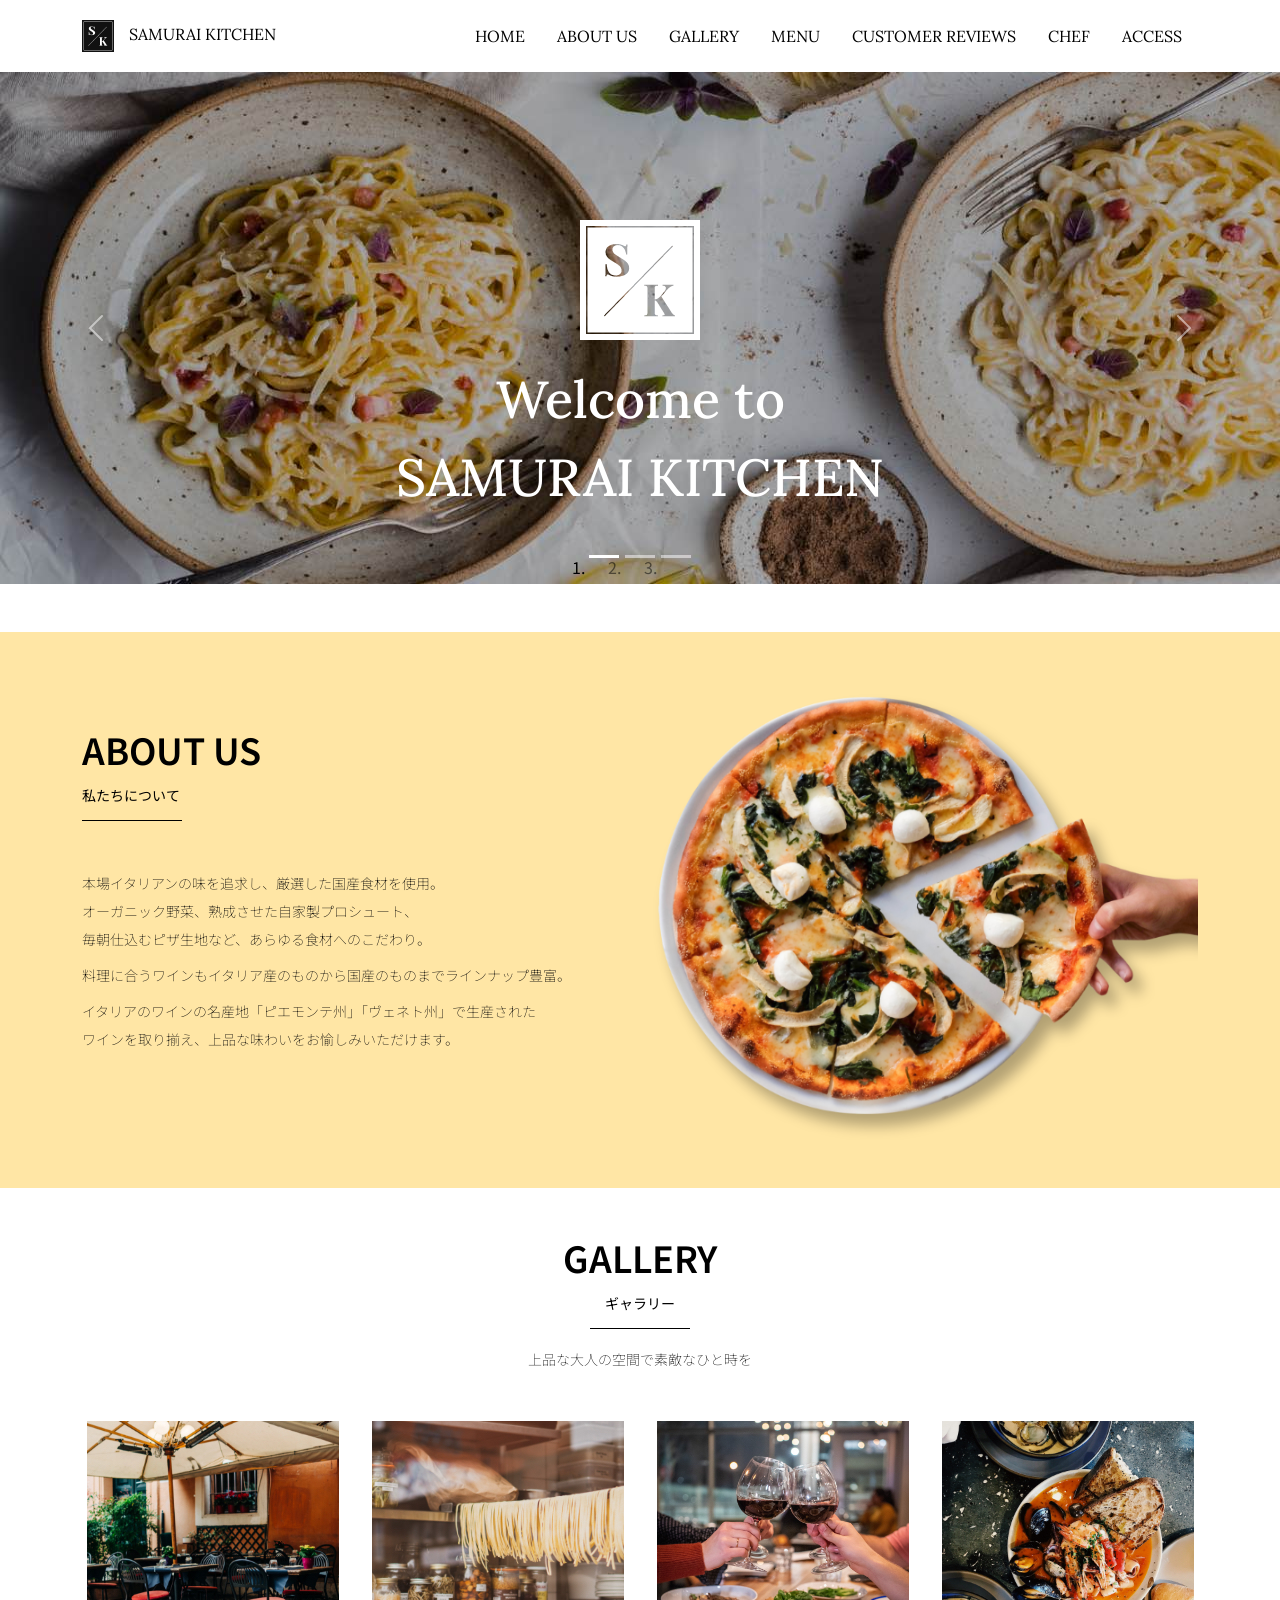
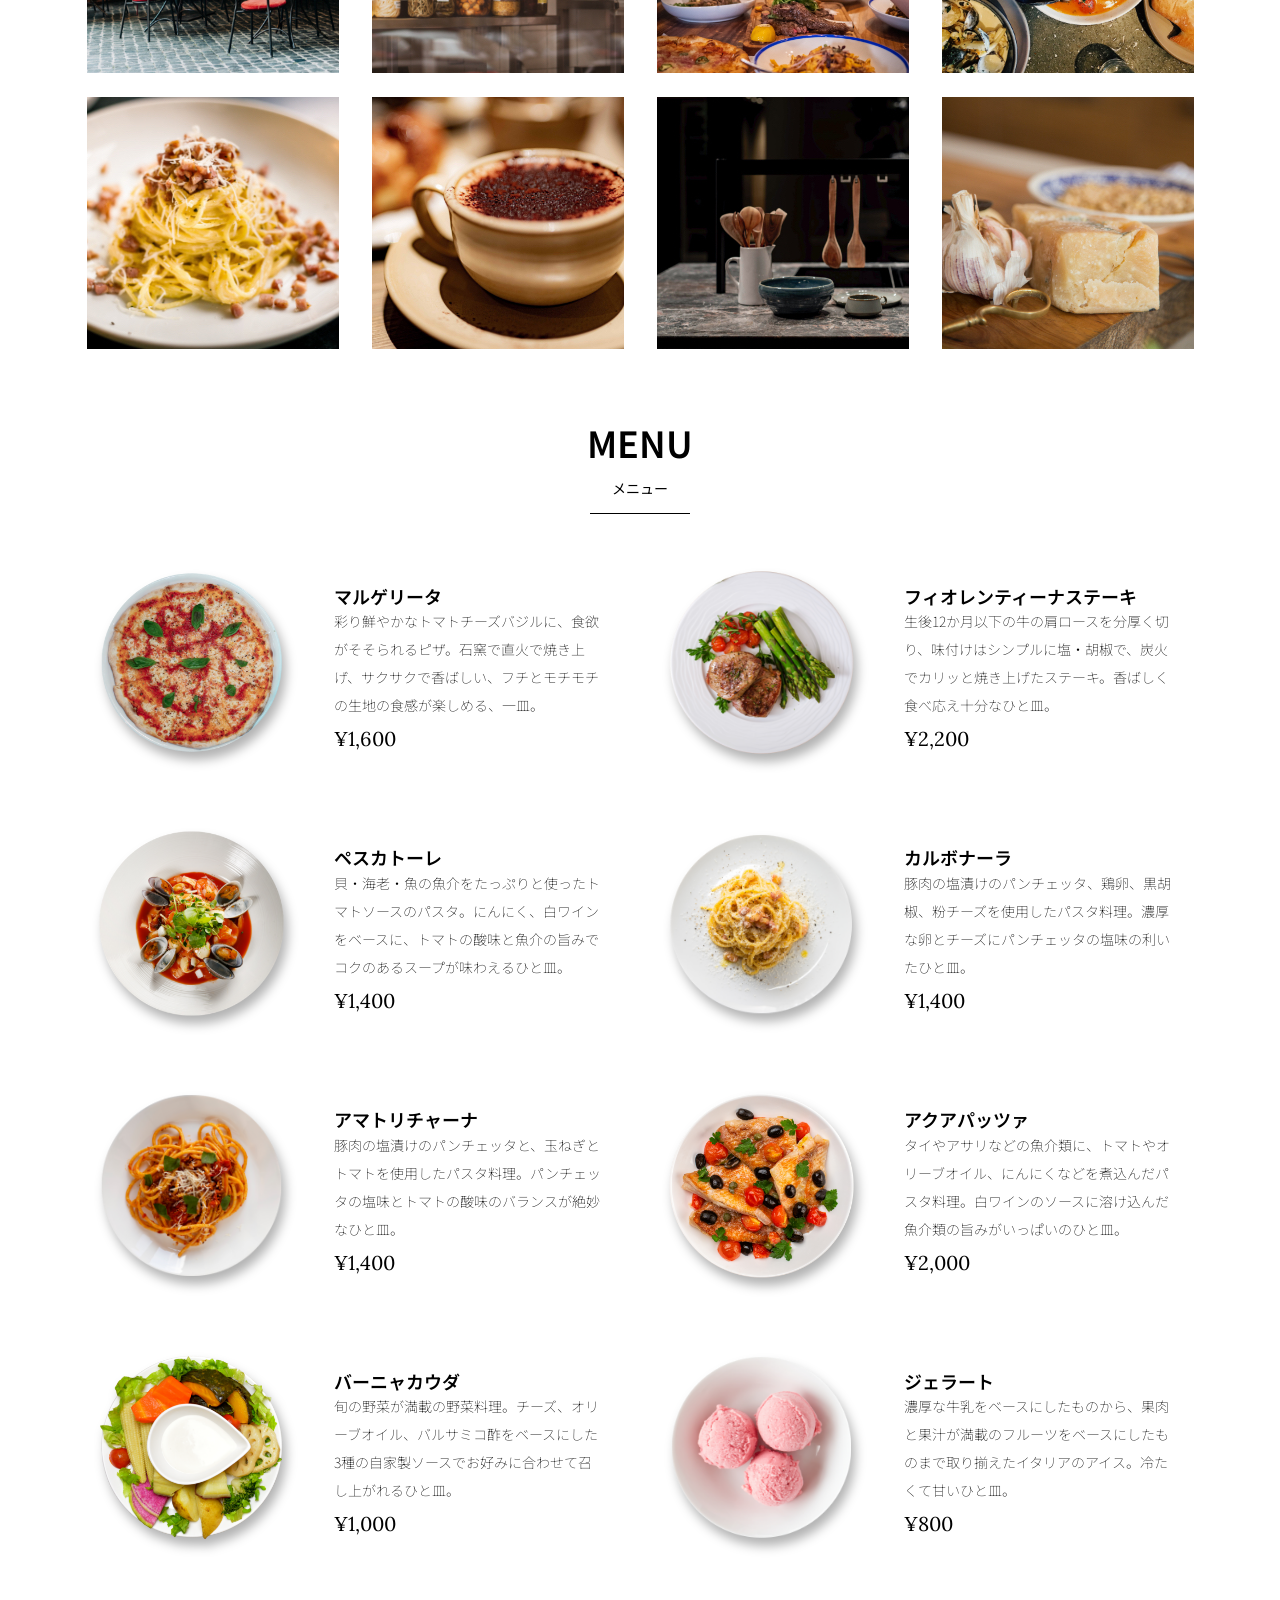
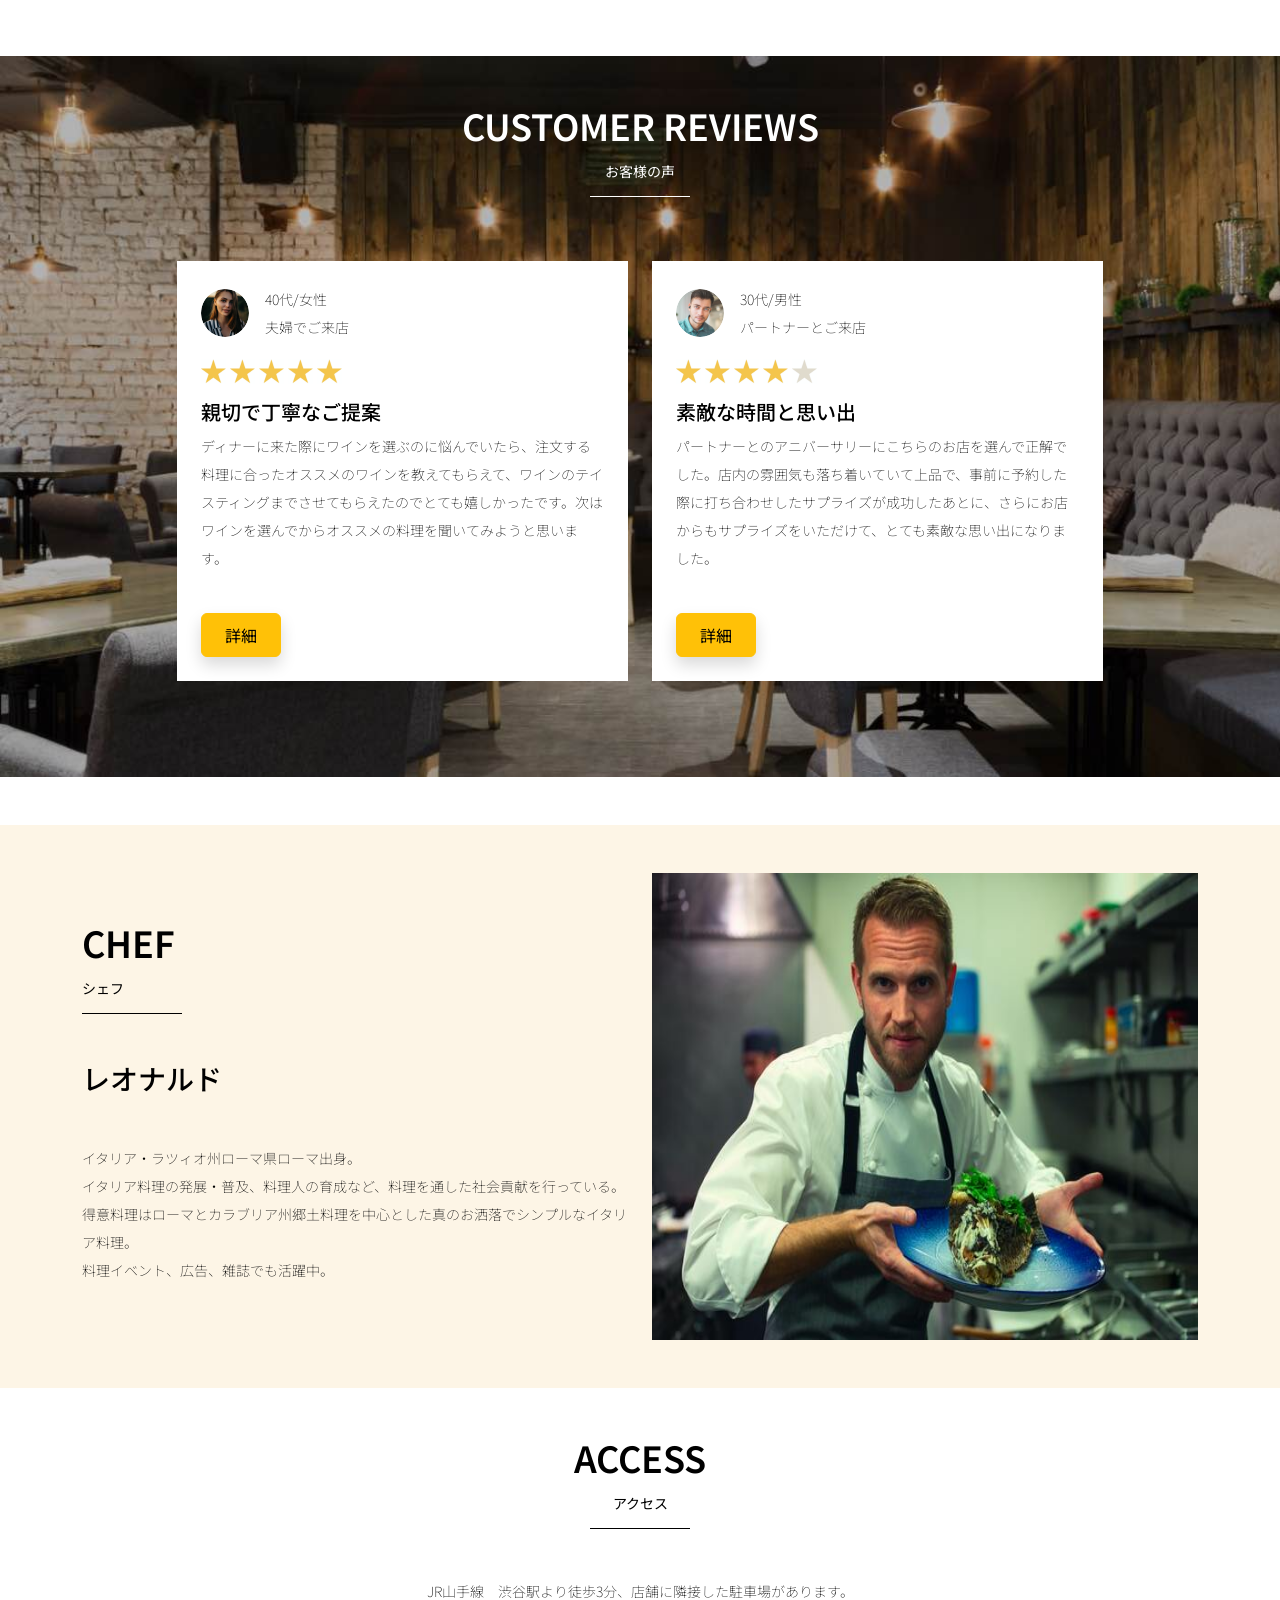
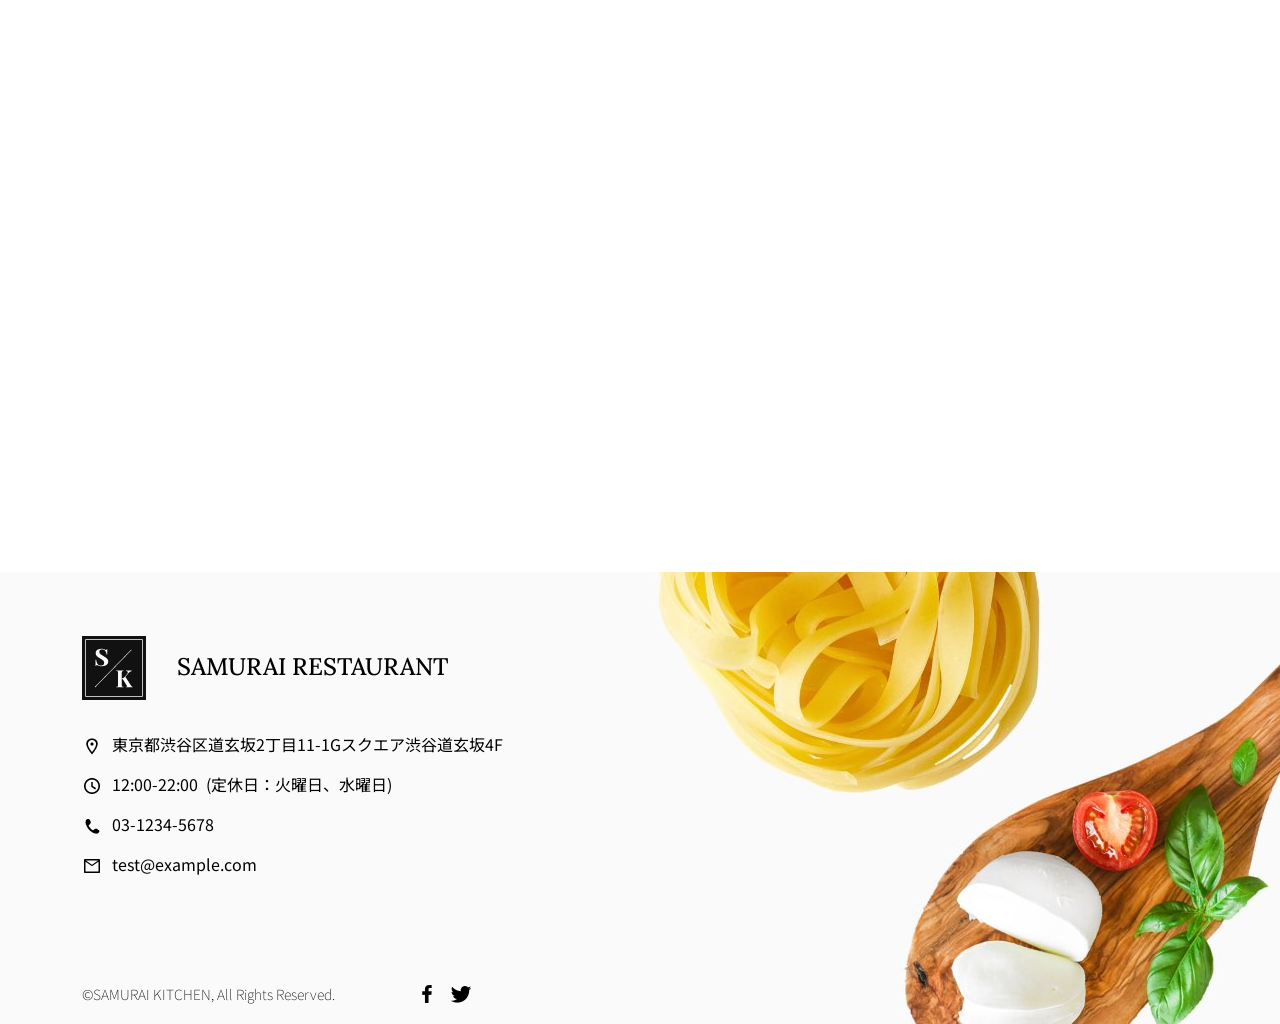
<file: kadai_015/index.html>
<!doctype html>
<html lang="ja">

<head>
  <meta charset="utf-8">
  <meta name="viewport" content="width=device-width, initial-scale=1">
  <meta name="description" content="">
  <meta name="author" content="SAMURAI ENGINEER">
  <title>SAMURAI XD_HTML教材</title>
  <!--  bootstrap.min.cssの読み込み -->
  <link href="https://cdn.jsdelivr.net/npm/bootstrap@5.0.0-beta1/dist/css/bootstrap.min.css" rel="stylesheet"
    integrity="sha384-giJF6kkoqNQ00vy+HMDP7azOuL0xtbfIcaT9wjKHr8RbDVddVHyTfAAsrekwKmP1" crossorigin="anonymous">
  <!--  bootstrap.bundle.min.jsの読み込み -->
  <script src="https://cdn.jsdelivr.net/npm/bootstrap@5.0.0-beta1/dist/js/bootstrap.bundle.min.js"
    integrity="sha384-ygbV9kiqUc6oa4msXn9868pTtWMgiQaeYH7/t7LECLbyPA2x65Kgf80OJFdroafW" crossorigin="anonymous" defer>
  </script>

  <!--  Google Font読み込み -->
  <link rel="preconnect" href="https://fonts.gstatic.com">
  <link href="https://fonts.googleapis.com/css2?family=Lora&display=swap" rel="stylesheet">
  <link href="https://fonts.googleapis.com/css2?family=Noto+Sans+JP:wght@300&display=swap" rel="stylesheet">
  <!--  Font Awesome -->
  <link rel="stylesheet" href="https://use.fontawesome.com/releases/v5.1.0/css/all.css"
    integrity="sha384-lKuwvrZot6UHsBSfcMvOkWwlCMgc0TaWr+30HWe3a4ltaBwTZhyTEggF5tJv8tbt" crossorigin="anonymous">
  <!-- 今回作成する styles.cssの読み込み -->
  <link href="stylesheet/style.css" rel="stylesheet">
  <!-- ************************************************  -->
</head>

<body>
  <main>
    <!--  ナビゲーションバー開始 -->
   <nav class="navbar navbar-expand-lg">
     <div class="container">
       <a class="navbar-brand my_navbar_brand">
         <img class="img-fluid navbar_brand_logo" src="img/site_logo.png" alt="サイトアイコン"><span>SAMURAI KITCHEN</span>
       </a>
       <div class="navbar-toggler hamburger_menu" data-bs-toggle="collapse" data-bs-target="#navbarNav"
          aria-controls="navbarNav" aria-expanded="false" aria-label="Toggle navigation">
         <input type="checkbox" id="hamburger_btn_check">
         <label for="hamburger_btn_check" class="hamburger_btn">
           <img class="btn_open" src="img/button_open.png" alt="ナビゲーションバーのボタン">
           <img class="btn_close" src="img/button_close.png" alt="ナビゲーションバーのボタン">
         </label>
       </div>
       <div class="collapse navbar-collapse justify-content-end" id="navbarNav">
         <ul class="navbar-nav">
           <li class="nav-item px-2">
             <a class="nav-link my_nav_link my-2" aria-current="page" href="#">HOME</a>
           </li>

           <li class="nav-item px-2">
             <a class="nav-link my_nav_link my-2" href="#about">ABOUT US</a>
           </li>

           <li class="nav-item px-2">
             <a class="nav-link my_nav_link my-2" href="#gallery">GALLERY</a>
           </li>

           <li class="nav-item px-2">
             <a class="nav-link my_nav_link my-2" href="#menu">MENU</a>
           </li>

           <li class="nav-item px-2">
             <a class="nav-link my_nav_link my-2" href="#review">CUSTOMER REVIEWS</a>
           </li>

           <li class="nav-item px-2">
             <a class="nav-link my_nav_link my-2" href="#chef">CHEF</a>
           </li>

           <li class="nav-item px-2">
             <a class="nav-link my_nav_link my-2" href="#access">ACCESS</a>
           </li>
             
         </ul>
       </div>
     </div>
   </nav>
    <!-- ナビゲーションバー終了 -->

    <!-- カルーセル開始 -->
   <!-- idのmyCarouselはインジケーター部分のdata-bs-targetと紐付く必要がある。mb-5で下方向に余白追加。 -->
   <div id="myCarousel" class="carousel slide mb-5" data-bs-ride="carousel">

     <!-- インジケーター部分 -->
     <ol class="carousel-indicators">
       <!-- この箇所と前述のidは紐付いている。data-bs-slide-toの番号がカルーセルの順番。 -->
       <li data-bs-target="#myCarousel" data-bs-slide-to="0" class="active"></li>
       <li data-bs-target="#myCarousel" data-bs-slide-to="1"></li>
       <li data-bs-target="#myCarousel" data-bs-slide-to="2"></li>
     </ol>

      <!-- carousel-inner：カルーセルのキャプションと背景画像の部分。現在は1枚目だけ表示。 -->
      <div class="carousel-inner">
        <div class="carousel-item active">
          <img src="img/slider-1.jpg" alt="SAMURAI KITCHEN-1">
          <div class="carousel-caption">
           <!-- 独自クラスで位置とフォントを変更 -->
           <h1 class="my_carousel_caption">
              Welcome to<br>
              SAMURAI KITCHEN
            </h1>
          </div>
        </div>
        <div class="carousel-item">
          <img src="img/slider-2.jpg" alt="サンプル画像">
          <div class="carousel-caption">
            <h1 class="my_carousel_caption">
                The fabulous combination of&nbsp;wine&nbsp;and&nbsp;food
            </h1>
          </div>
        </div>
        <div class="carousel-item">
          <img src="img/slider-3.jpg" alt="サンプル画像">
          <div class="carousel-caption">
            <h1 class="my_carousel_caption">Get the Italian taste<br>
              at the SAMURAI&nbsp;KITCHEN
            </h1>
          </div>
        </div>
      </div>
     <!-- コントロールボタン 左側 -->
     <a class="carousel-control-prev" href="#myCarousel" role="button" data-bs-slide="prev">
       <span class="carousel-control-prev-icon" aria-hidden="true"></span>
       <span class="visually-hidden">Previous</span>
     </a>

     <!-- コントロールボタン 右側 -->
     <a class="carousel-control-next" href="#myCarousel" role="button" data-bs-slide="next">
       <span class="carousel-control-next-icon" aria-hidden="true"></span>
       <span class="visually-hidden">Next</span>
     </a>
   </div>
    <!-- カルーセル終了 -->

    <!-- アバウトセクション開始 -->
    <section class="about_us_bg" id="about">
     <!--コンテンツの中央揃え。上下方向にパディング（サイズ5）。下方向にマージン（サイズ5）。 -->
     <div class="container py-5 mb-5">

       <!-- rowクラス（行） -->
       <div class="row">

         <!-- 左側カラム（6/12分割） -->
         <div class="col-lg-6 text-left">

           <!-- 上下方向にパディング（サイズ5） -->
           <div class="py-5">

             <!-- 下方向にマージン（サイズ5） -->
             <h2 class="section_title about mb-5">
               ABOUT US
             </h2>
             <!-- 下方向にマージン（サイズ2） -->
             <p class="mb-2">
               本場イタリアンの味を追求し、厳選した国産食材を使用。<br>
               オーガニック野菜、熟成させた自家製プロシュート、<br>
               毎朝仕込むピザ生地など、あらゆる食材へのこだわり。<br>
             </p>

             <!-- 下方向にマージン（サイズ2） -->
             <p class="mb-2">
               料理に合うワインもイタリア産のものから国産のものまでラインナップ豊富。<br>
             </p>

             <!-- 下方向にマージン（サイズ2） -->
             <p class="mb-2">
               イタリアのワインの名産地「ピエモンテ州」「ヴェネト州」で生産された<br>
               ワインを取り揃え、上品な味わいをお愉しみいただけます。<br>
             </p>
           </div>
         </div>

         <!-- 右側カラム（6/12分割） -->
         <div class="col-lg-6">

           <!-- 画像を配置 -->
           <img src="img/img-about-us.png" class="img-fluid" alt="pizza">
         </div>
       </div>
     </div>
    </section>
    <!-- アバウトセクション終了 -->

    <!-- ギャラリーセクション開始 -->
    <section id="gallery">
     <div class="container mb-5">
       <h2 class="mb-3 section_title gallery text-center">GALLERY</h2>
       <p class="text-center mb-5">
         上品な大人の空間で素敵なひと時を
       </p>

       <div class="row">
         <div class="col-6 col-lg-3 mb-4 d-flex justify-content-center">
           <img class="img-fluid" src="img/gallery-1.jpg" alt="サンプル画像">
         </div>

         <div class="col-6 col-lg-3 mb-4 d-flex justify-content-center">
           <img class="img-fluid" src="img/gallery-2.jpg" alt="サンプル画像">
         </div>

         <div class="col-6 col-lg-3 mb-4 d-flex justify-content-center">
           <img class="img-fluid" src="img/gallery-3.jpg" alt="サンプル画像">
         </div>

         <div class="col-6 col-lg-3 mb-4 d-flex justify-content-center">
           <img class="img-fluid" src="img/gallery-4.jpg" alt="サンプル画像">
         </div>

         <div class="col-6 col-lg-3 mb-4 d-flex justify-content-center">
           <img class="img-fluid" src="img/gallery-5.jpg" alt="サンプル画像">
         </div>

         <div class="col-6 col-lg-3 mb-4 d-flex justify-content-center">
           <img class="img-fluid" src="img/gallery-6.jpg" alt="サンプル画像">
         </div>

         <div class="col-6 col-lg-3 mb-4 d-flex justify-content-center">
           <img class="img-fluid" src="img/gallery-7.jpg" alt="サンプル画像">
         </div>

         <div class="col-6 col-lg-3 mb-4 d-flex justify-content-center">
           <img class="img-fluid" src="img/gallery-8.jpg" alt="サンプル画像">
         </div>

       </div>
     </div>
    </section>
    <!-- ギャラリーセクション終了 -->

    <!-- メニューセクション -->
    <section id="menu">
     <!-- タイトル文字部分のコンテナ -->
     <div class="container">
       <div class="row">
         <div class="col-lg-12">

           <!-- タイトル中央揃え、マージンを下方向へ5　-->
           <h2 class="section_title menu text-center mb-5">MENU</h2>
         </div>
       </div>
     </div>

     <!-- メニュー部分のコンテナ 下方向にマージン5 -->
     <div class="container mb-5">
       <div class="row">

         <!-- 左側メニュー -->
         <div class="col-12 col-lg-6">

           <!-- さらに子要素を5:7で分割 -->
           <div class="row g-0 mb-4">
             <div class="col-12 col-lg-5 text-center">

               <!-- 左側メニュー画像部分 -->
               <img src="img/margherita.png" class="img-fluid" alt="マルゲリータ">
             </div>

             <!-- 右側テキスト部分 -->
             <div class="col-12 col-lg-7 p-4">
               <h4 class="mb-0 menu_title">マルゲリータ</h4>
               <p class="my-auto">彩り鮮やかなトマトチーズバジルに、食欲がそそられるピザ。石窯で直火で焼き上げ、サクサクで香ばしい、フチとモチモチの生地の食感が楽しめる、一皿。</p>
               <p class="menu_price">¥1,600</p>
             </div>
           </div>
         </div>

         <!-- 右側部分メニュー。上記と同じ内容なのでコメント省略 -->
         <div class="col-12 col-lg-6">
           <div class="row g-0 mb-4">
             <div class="col-12 col-lg-5 text-center">
               <img src="img/steak.png" class="img-fluid" alt="フィオレンティーナステーキ">
             </div>
             <div class="col-12 col-lg-7 p-4">
               <h4 class="mb-0 menu_title">フィオレンティーナステーキ</h4>
               <p class="my-auto">生後12か月以下の牛の肩ロースを分厚く切り、味付けはシンプルに塩・胡椒で、炭火でカリッと焼き上げたステーキ。香ばしく食べ応え十分なひと皿。</p>
               <p class="menu_price">¥2,200</p>
             </div>
           </div>
         </div>
         <!-- 以降、メニューの数だけ同じコード繰り返し記載 -->
         <!-- 左側メニュー -->
         <div class="col-12 col-lg-6">

           <!-- さらに子要素を5:7で分割 -->
           <div class="row g-0 mb-4">
             <div class="col-12 col-lg-5 text-center">

               <!-- 左側メニュー画像部分 -->
               <img src="img/pescatore.png" class="img-fluid" alt="ペスカトーレ">
             </div>

             <!-- 右側テキスト部分 -->
             <div class="col-12 col-lg-7 p-4">
               <h4 class="mb-0 menu_title">ペスカトーレ</h4>
               <p class="my-auto">貝・海老・魚の魚介をたっぷりと使ったトマトソースのパスタ。にんにく、白ワインをベースに、トマトの酸味と魚介の旨みでコクのあるスープが味わえるひと皿。</p>
               <p class="menu_price">¥1,400</p>
             </div>
           </div>
         </div>

         <!-- 右側部分メニュー。上記と同じ内容なのでコメント省略 -->
         <div class="col-12 col-lg-6">
           <div class="row g-0 mb-4">
             <div class="col-12 col-lg-5 text-center">
               <img src="img/carbonara.png" class="img-fluid" alt="カルボナーラ">
             </div>
             <div class="col-12 col-lg-7 p-4">
               <h4 class="mb-0 menu_title">カルボナーラ</h4>
               <p class="my-auto">豚肉の塩漬けのパンチェッタ、鶏卵、黒胡椒、粉チーズを使用したパスタ料理。濃厚な卵とチーズにパンチェッタの塩味の利いたひと皿。</p>
               <p class="menu_price">¥1,400</p>
             </div>
           </div>
         </div>
         <div class="col-12 col-lg-6">

           <!-- さらに子要素を5:7で分割 -->
           <div class="row g-0 mb-4">
             <div class="col-12 col-lg-5 text-center">

               <!-- 左側メニュー画像部分 -->
               <img src="img/amatriciana.png" class="img-fluid" alt="アマトリチャーナ">
             </div>

             <!-- 右側テキスト部分 -->
             <div class="col-12 col-lg-7 p-4">
               <h4 class="mb-0 menu_title">アマトリチャーナ</h4>
               <p class="my-auto">豚肉の塩漬けのパンチェッタと、玉ねぎとトマトを使用したパスタ料理。パンチェッタの塩味とトマトの酸味のバランスが絶妙なひと皿。</p>
               <p class="menu_price">¥1,400</p>
             </div>
           </div>
         </div>

         <!-- 右側部分メニュー。上記と同じ内容なのでコメント省略 -->
         <div class="col-12 col-lg-6">
           <div class="row g-0 mb-4">
             <div class="col-12 col-lg-5 text-center">
               <img src="img/acqua-pazza.png" class="img-fluid" alt="アクアパッツァ">
             </div>
             <div class="col-12 col-lg-7 p-4">
               <h4 class="mb-0 menu_title">アクアパッツァ</h4>
               <p class="my-auto">タイやアサリなどの魚介類に、トマトやオリーブオイル、にんにくなどを煮込んだパスタ料理。白ワインのソースに溶け込んだ魚介類の旨みがいっぱいのひと皿。</p>
               <p class="menu_price">¥2,000</p>
             </div>
           </div>
         </div>
         <div class="col-12 col-lg-6">

           <!-- さらに子要素を5:7で分割 -->
           <div class="row g-0 mb-4">
             <div class="col-12 col-lg-5 text-center">

               <!-- 左側メニュー画像部分 -->
               <img src="img/bagna-cauda.png" class="img-fluid" alt="バーニャカウダ">
             </div>

             <!-- 右側テキスト部分 -->
             <div class="col-12 col-lg-7 p-4">
               <h4 class="mb-0 menu_title">バーニャカウダ</h4>
               <p class="my-auto">旬の野菜が満載の野菜料理。チーズ、オリーブオイル、バルサミコ酢をベースにした3種の自家製ソースでお好みに合わせて召し上がれるひと皿。</p>
               <p class="menu_price">¥1,000</p>
             </div>
           </div>
         </div>

         <!-- 右側部分メニュー。上記と同じ内容なのでコメント省略 -->
         <div class="col-12 col-lg-6">
           <div class="row g-0 mb-4">
             <div class="col-12 col-lg-5 text-center">
               <img src="img/gelato.png" class="img-fluid" alt="ジェラート">
             </div>
             <div class="col-12 col-lg-7 p-4">
               <h4 class="mb-0 menu_title">ジェラート</h4>
               <p class="my-auto">濃厚な牛乳をベースにしたものから、果肉と果汁が満載のフルーツをベースにしたものまで取り揃えたイタリアのアイス。冷たくて甘いひと皿。</p>
               <p class="menu_price">¥800</p>
             </div>
           </div>
         </div>
         <!-- 以下の閉じタグ3つは必要 -->
       </div>
     </div>
    </section>
    <!-- メニューセクション終了 -->

    <!-- レビューセクション開始 -->
    <section id="review">
     <!-- review_wrapper で背景画像を設定します -->
     <div class="review_wrapper">

       <!-- container部分 -->
       <div class="container py-5 mb-5">

         <!-- 中央揃えでタイトルを表示 -->
         <div class="text-center mb-5">
           <h2 class="section_title review text-center text-white">CUSTOMER REVIEWS</h2>
         </div>

         <!-- row部分：左右のカラムを中央揃え -->
         <div class="row pb-5 justify-content-center">

           <!-- 左側カラム -->
           <div class="col-12 col-lg-5 mt-3">

             <!-- 背景を白色に設定 -->
             <div class="bg-white h_420">

               <!-- 内側にパディング4 -->
               <div class="p-4">

                 <!-- 顔写真と年齢などのテキストはd-flexで横並びにする　中央揃え -->
                 <div class="d-flex align-items-center">
                   <!-- お客様の画像を配置 -->
                   <img src="img/customer-woman.png" class="reviewer_img" alt="サンプル画像">
                   <div>
                     <!-- お客様情報のテキスト -->
                     <p class="my-0">40代/女性</p>
                     <p class="my-0">夫婦でご来店</p>
                   </div>
                 </div>

                 <div class="my-3">
                   <!-- 星の画像を表示 -->
                   <img src="img/star-point.png" class="star_img" alt="star">
                   <img src="img/star-point.png" class="star_img" alt="star">
                   <img src="img/star-point.png" class="star_img" alt="star">
                   <img src="img/star-point.png" class="star_img" alt="star">
                   <img src="img/star-point.png" class="star_img" alt="star">
                 </div>

                 <!-- レビュータイトル -->
                 <h5>親切で丁寧なご提案</h5>
                 <!-- レビュー内容 -->
                 <p>
                   ディナーに来た際にワインを選ぶのに悩んでいたら、注文する料理に合ったオススメのワインを教えてもらえて、ワインのテイスティングまでさせてもらえたのでとても嬉しかったです。次はワインを選んでからオススメの料理を聞いてみようと思います。
                 </p>

                 <!-- 黄色のボタンを配置 -->
                 <button type="button" class="btn btn-warning shadow fix_bottom">詳細</button>
               </div>
             </div>
           </div>

           <!-- 右側カラム：左側カラムと内容が同じなので説明は省略 -->
           <div class="col-12 col-lg-5 mt-3">
             <div class="bg-white h_420">
               <div class="p-4">
                 <div class="d-flex align-items-center">
                   <img src="img/customer-man.png" class="reviewer_img" alt="サンプル画像">
                   <div>
                     <p class="my-0">30代/男性</p>
                     <p class="my-0">パートナーとご来店</p>
                   </div>
                 </div>
                 <div class="my-3">
                   <img src="img/star-point.png" class="star_img" alt="star">
                   <img src="img/star-point.png" class="star_img" alt="star">
                   <img src="img/star-point.png" class="star_img" alt="star">
                   <img src="img/star-point.png" class="star_img" alt="star">
                   <img src="img/star-no-point.png" class="star_img" alt="no-star">
                 </div>
                 <h5>素敵な時間と思い出</h5>
                 <p>
                   パートナーとのアニバーサリーにこちらのお店を選んで正解でした。店内の雰囲気も落ち着いていて上品で、事前に予約した際に打ち合わせしたサプライズが成功したあとに、さらにお店からもサプライズをいただけて、とても素敵な思い出になりました。
                 </p>
                 <button type="button" class="btn btn-warning shadow fix_bottom">詳細</button>
               </div>
             </div>
           </div>
         </div>
       </div>
     </div>
    </section>
    <!--レビューセクション終了 -->

    <!-- シェフセクション開始 -->
    <section class="chef_bg" id="chef">
     <!--コンテンツの中央揃え。上下方向にパディング（サイズ5）。下方向にマージン（サイズ5）。 -->
     <div class="container py-5 mb-5">

       <!-- rowクラス（行） -->
       <div class="row">

         <!-- 左側カラム（6/12分割） -->
         <div class="col-lg-6 text-left">

           <!-- 上下方向にパディング（サイズ5） -->
           <div class="py-5">

             <!-- 下方向にマージン（サイズ5） -->
             <h2 class="section_title chef mb-5">
               CHEF
             </h2>
             <!-- 下方向にマージン（サイズ5） -->
             <h3 class="mb-5">
               レオナルド
             </h3>
             <!-- 下方向にマージン（サイズ2） -->
             <p class="mb-2">
               イタリア・ラツィオ州ローマ県ローマ出身。 <br>
               イタリア料理の発展・普及、料理人の育成など、料理を通した社会貢献を行っている。<br>
               得意料理はローマとカラブリア州郷土料理を中心とした真のお洒落でシンプルなイタリア料理。<br>
               料理イベント、広告、雑誌でも活躍中。
              </p>
           </div>
         </div>

         <!-- 右側カラム（6/12分割） -->
         <div class="col-lg-6 d-flex">

           <!-- 画像を配置 -->
           <img src="img/chef.jpg" class="img-fluid" alt="chef">
         </div>
       </div>
     </div>
    </section>
    <!-- シェフセクション開始 -->


    <!-- アクセスセクション開始 -->
    <section id="access">
     <div class="container">

       <div class="row">
         <div class="col-lg-12 text-center mb-5">
           <h2 class="section_title text-center access mb-5">ACCESS</h2>
           <p>JR山手線　渋谷駅より徒歩3分、店舗に隣接した駐車場があります。</p>
         </div>
       </div>
     </div>

     <div class="container mb-5 px-2">
       <!-- この部分にマップを配置 -->
       <iframe src="https://www.google.com/maps/embed?pb=!1m18!1m12!1m3!1d3241.28067434198!2d139.7469133763681!3d35.670090372590856!2m3!1f0!2f0!3f0!3m2!1i1024!2i768!4f13.1!3m3!1m2!1s0x60188b602972bb83%3A0xa6b553df33a5bd04!2zU0FNVVJBSSBFTkdJTkVFUiDkvo3jgqjjg7Pjgrjjg4vjgqI!5e0!3m2!1sja!2sjp!4v1779543363037!5m2!1sja!2sjp"
        class="w-100" style="height: 50vh;" style="border:0;" allowfullscreen="" loading="lazy" referrerpolicy="no-referrer-when-downgrade"></iframe>
     </div>
    </section>
    <!-- アクセスセクション終了 -->


    <!-- フッター開始 -->
    <footer id="footer">
     <div class="container">
       <div class="row">

         <!-- 2カラムに分けたレイアウトの左側カラム -->
         <div class="col-12 col-lg-6 position-relative">

           <!-- 左側カラムのレイアウトをさらに分けるためにrowを使用 -->
           <div class="row pt-5">

             <!-- 画面をさらに2:10に分割 -->
             <!-- ここは2:10の2の部分 -->
             <div class="col-lg-2 text-center my-3">

               <!-- サイトロゴ -->
               <img class="img-fluid footer_brand_logo" src="img/site_logo.png" alt="サンプル画像">
             </div>

             <!-- ここは2:10の10の部分 -->
             <div class="col-lg-10 align-self-center my-3">
               <!-- タイトル文字 -->
               <h2 class="m-0 footer_text">SAMURAI RESTAURANT</h2>
             </div>
           </div>

           <!-- 営業時間などのテキストを追加 -->
           <div class="restaurant_info py-3">
             <div class="d-flex mb-3">
               <img src="img/icon-Marker.png" alt="marker">
               <p class="p-0 m-0">東京都渋谷区道玄坂2丁目11-1Gスクエア渋谷道玄坂4F</p>
             </div>
             <div class="d-flex mb-3">
               <img src="img/icon-Clock.png" alt="clock">
               <p class="p-0 m-0">12:00-22:00&nbsp;&nbsp;(定休日：火曜日、水曜日)</p>
             </div>
             <div class="d-flex mb-3">
               <img src="img/icon-Phone.png" alt="phone">
               <p class="p-0 m-0">03-1234-5678</p>
             </div>
             <div class="d-flex mb-3">
               <img src="img/icon-Mail.png" alt="mail">
               <p class="p-0 m-0">test@example.com</p>
             </div>
           </div>

           <!-- コピーライトを追加 -->
           <div class="copy_right align-items-center">
             <p>
               ©SAMURAI KITCHEN, All Rights Reserved.
             </p>

             <!-- SNSアイコンを表示 -->
             <img src="img/icon-facebook.png" class="sns_img" alt="facebook">
             <img src="img/icon-twitter.png" class="sns_img" alt="twitter">
           </div>
         </div>

         <!-- 2カラムに分けたレイアウトの右側カラム -->
         <div class="col-lg-6 d-none d-lg-block">
           <!-- 背景画像を表示 -->
           <img src="img/background-footer.jpg" alt="背景画像">
         </div>
       </div>
     </div>
    </footer>
    <!-- フッター終了 -->
  </main>
</body>

</html>
</file>
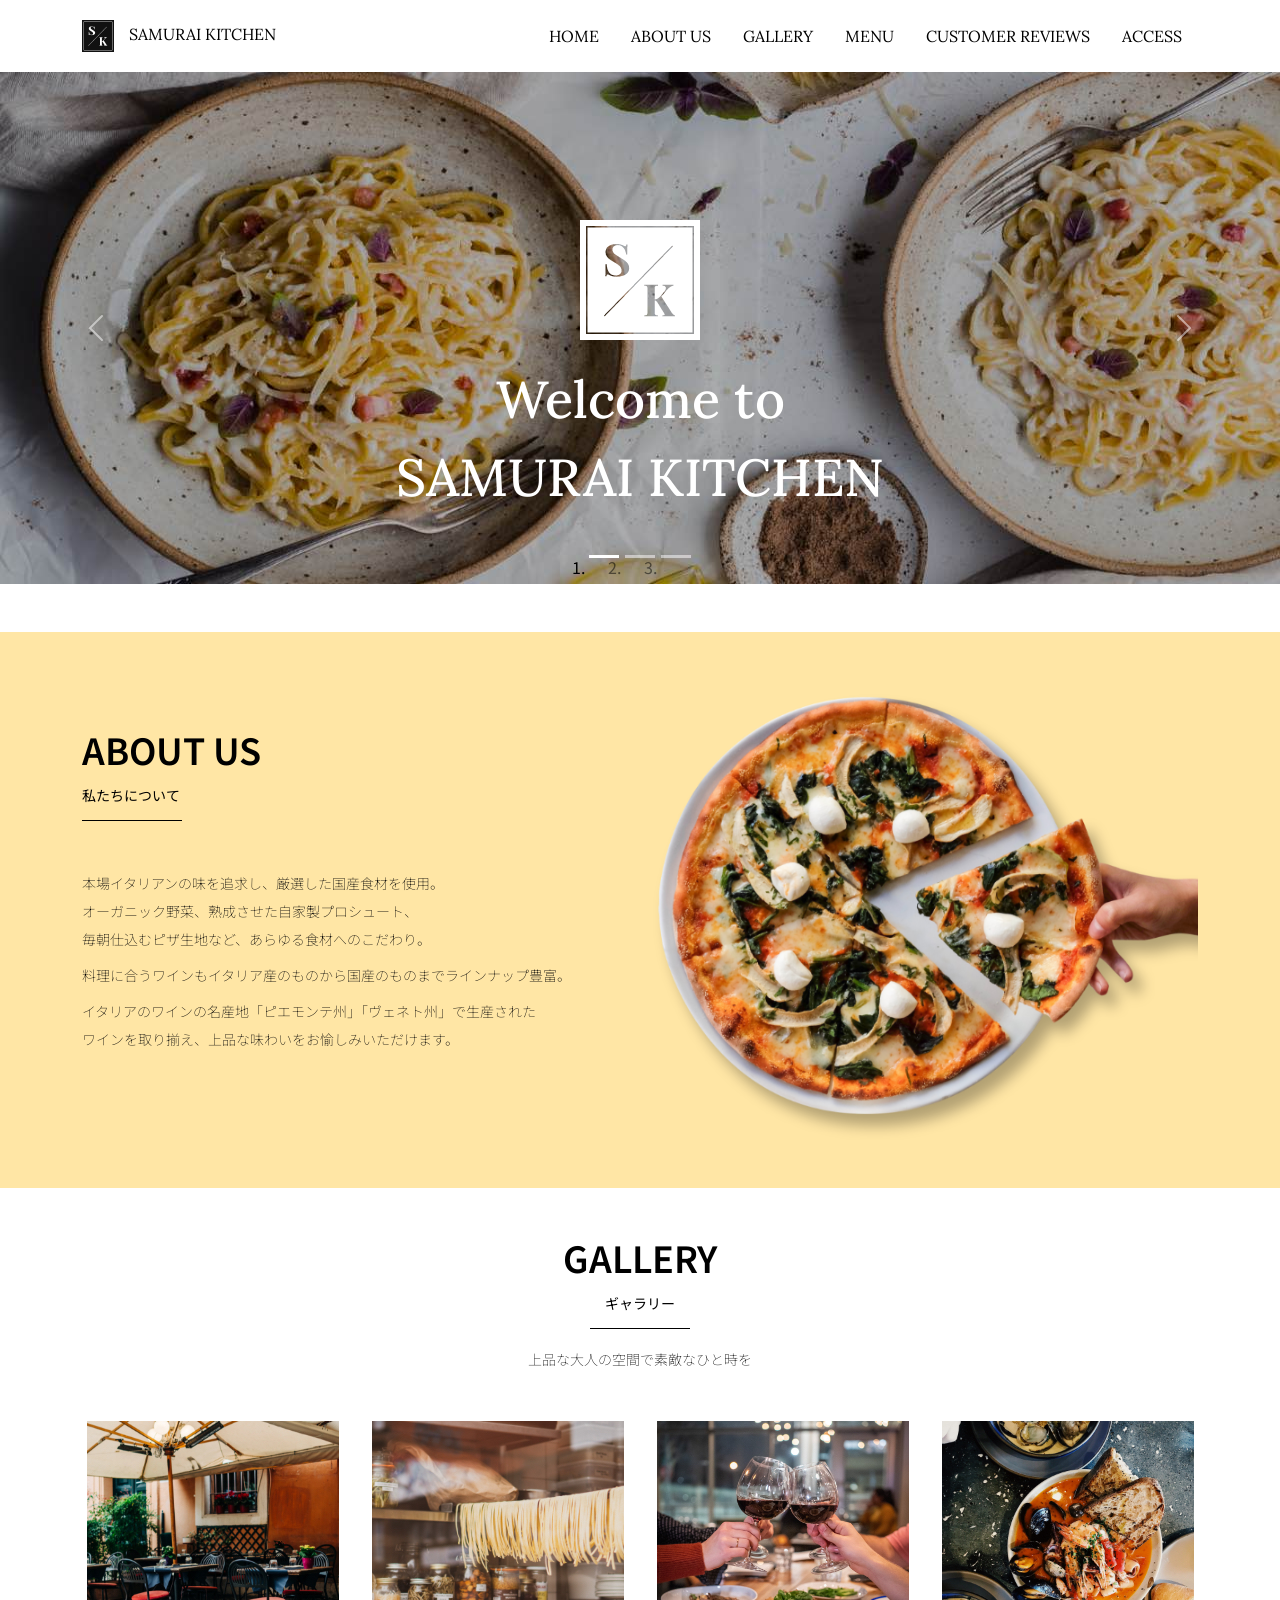
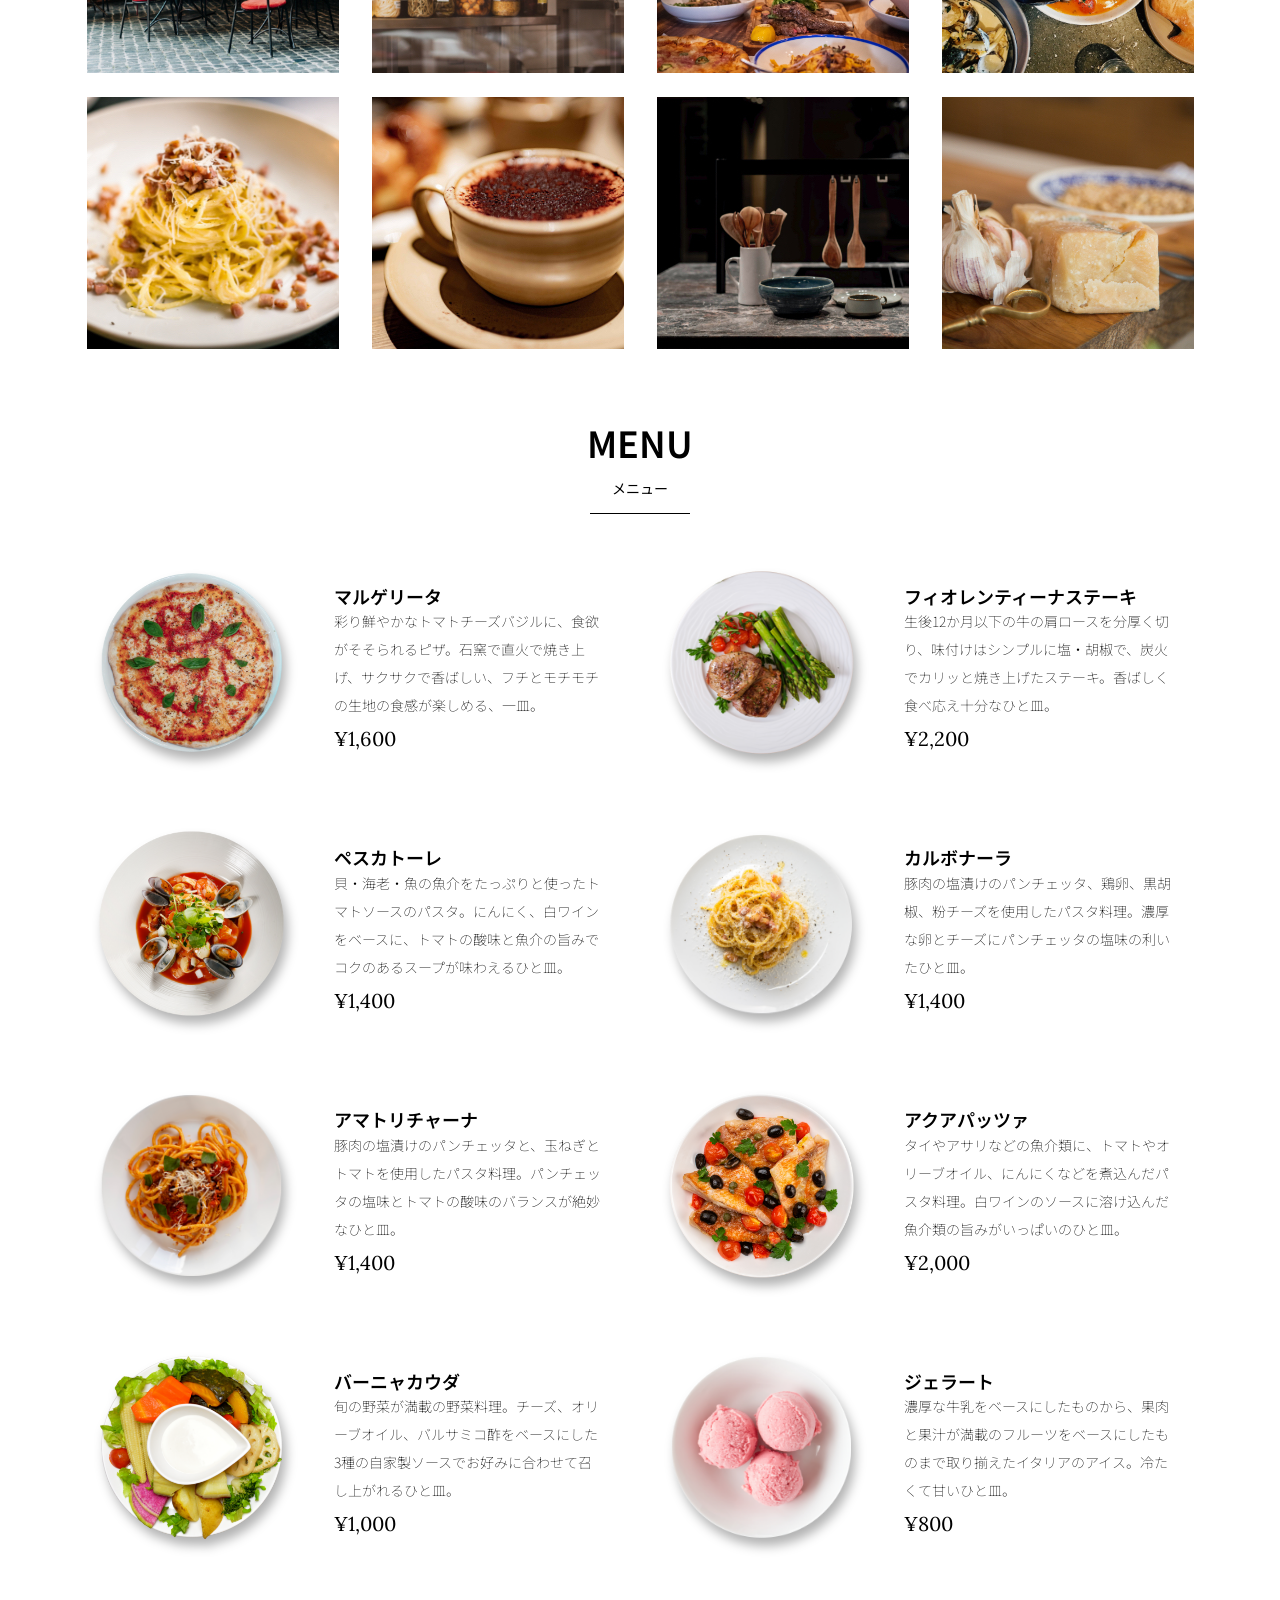
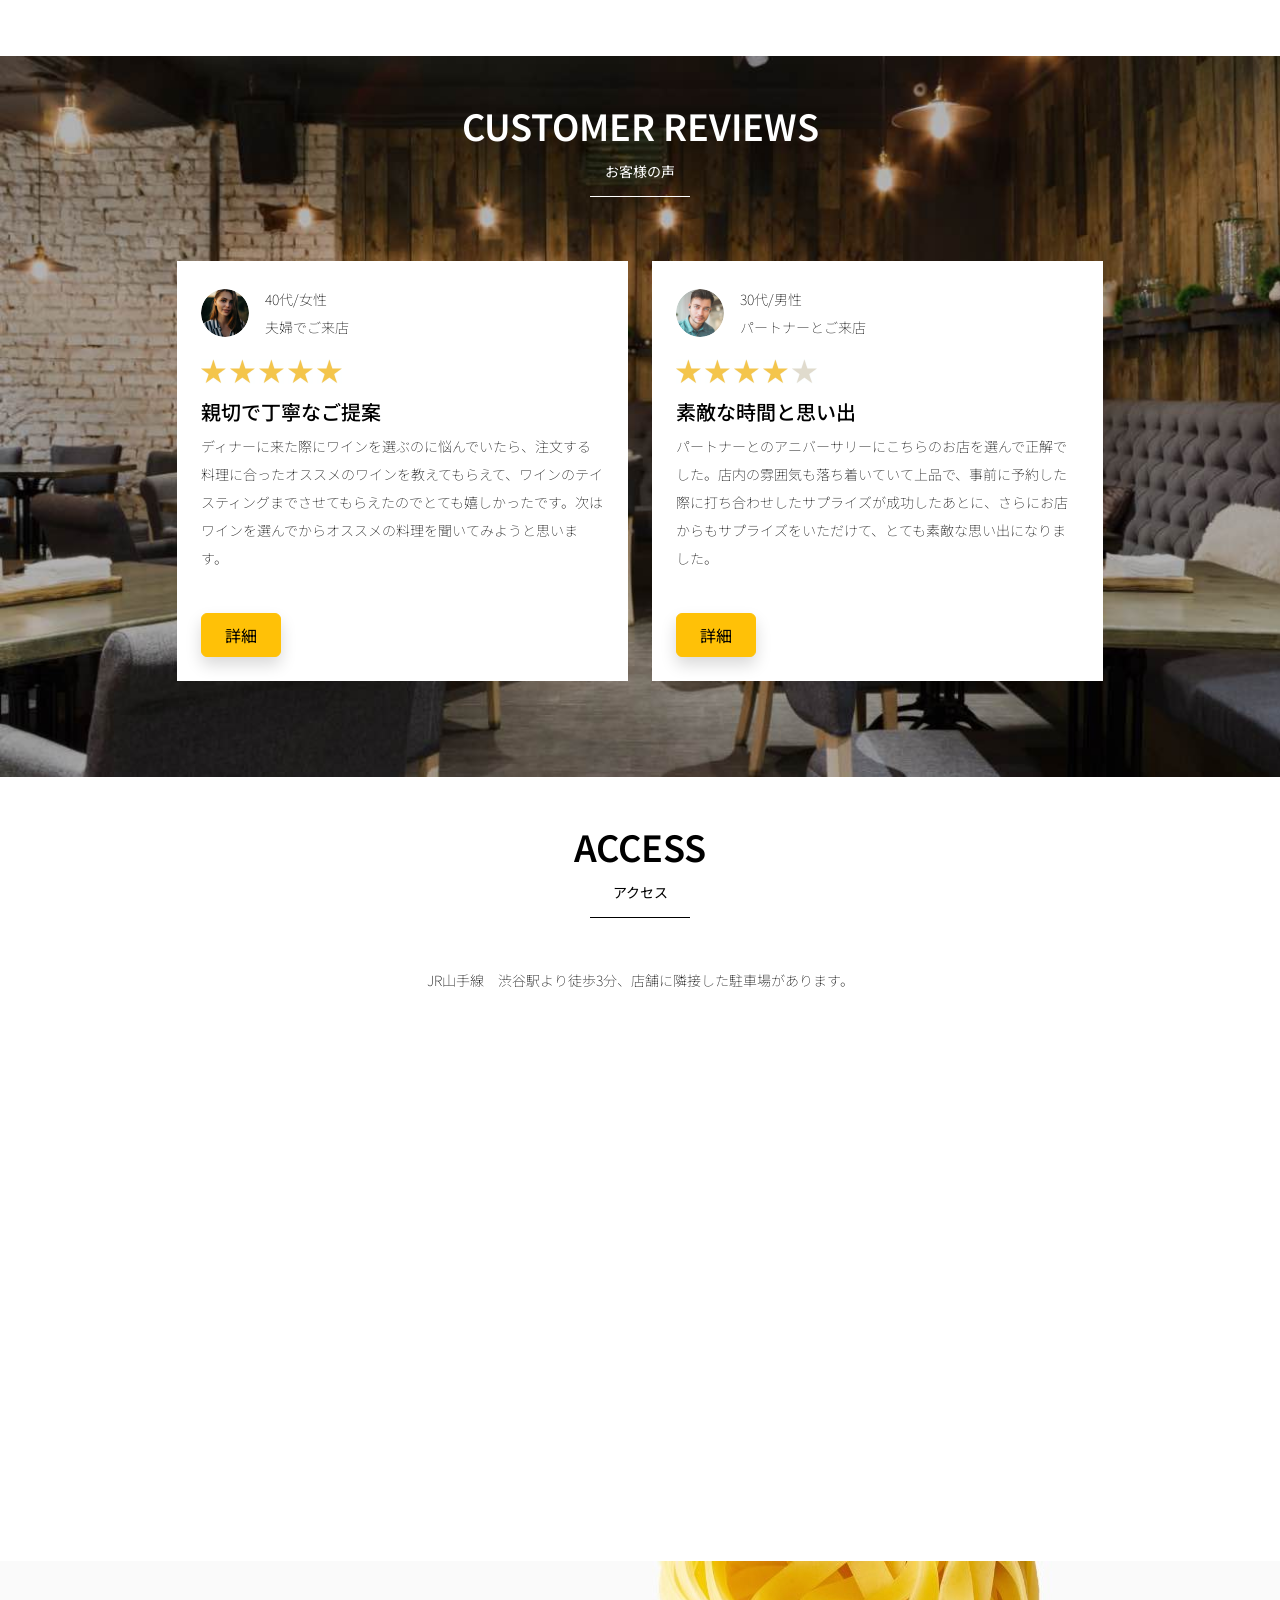
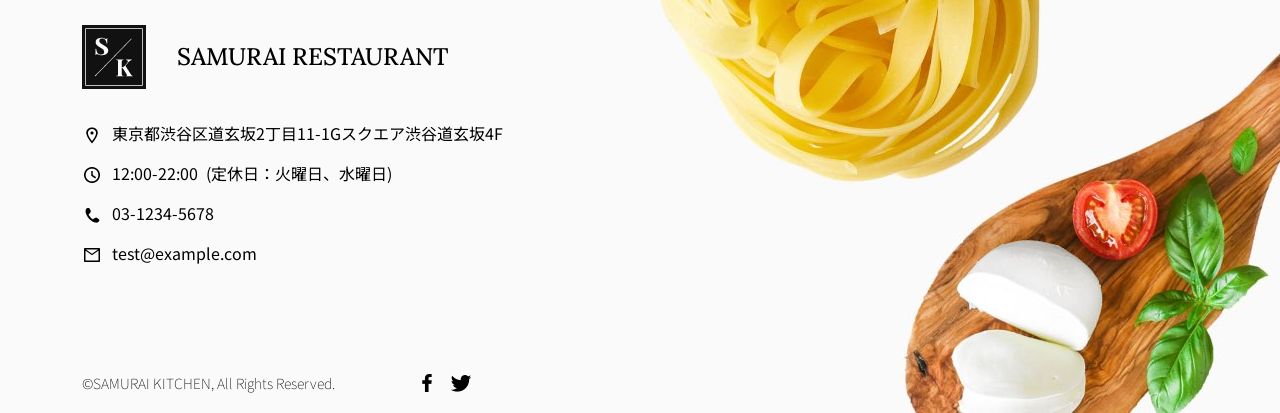
<file: kadai_tutorial_output/index.html>
<!doctype html>
<html lang="ja">

<head>
  <meta charset="utf-8">
  <meta name="viewport" content="width=device-width, initial-scale=1">
  <meta name="description" content="">
  <meta name="author" content="SAMURAI ENGINEER">
  <title>SAMURAI XD_HTML教材</title>
  <!--  bootstrap.min.cssの読み込み -->
  <link href="https://cdn.jsdelivr.net/npm/bootstrap@5.0.0-beta1/dist/css/bootstrap.min.css" rel="stylesheet"
    integrity="sha384-giJF6kkoqNQ00vy+HMDP7azOuL0xtbfIcaT9wjKHr8RbDVddVHyTfAAsrekwKmP1" crossorigin="anonymous">
  <!--  bootstrap.bundle.min.jsの読み込み -->
  <script src="https://cdn.jsdelivr.net/npm/bootstrap@5.0.0-beta1/dist/js/bootstrap.bundle.min.js"
    integrity="sha384-ygbV9kiqUc6oa4msXn9868pTtWMgiQaeYH7/t7LECLbyPA2x65Kgf80OJFdroafW" crossorigin="anonymous" defer>
  </script>

  <!--  Google Font読み込み -->
  <link rel="preconnect" href="https://fonts.gstatic.com">
  <link href="https://fonts.googleapis.com/css2?family=Lora&display=swap" rel="stylesheet">
  <link href="https://fonts.googleapis.com/css2?family=Noto+Sans+JP:wght@300&display=swap" rel="stylesheet">
  <!--  Font Awesome -->
  <link rel="stylesheet" href="https://use.fontawesome.com/releases/v5.1.0/css/all.css"
    integrity="sha384-lKuwvrZot6UHsBSfcMvOkWwlCMgc0TaWr+30HWe3a4ltaBwTZhyTEggF5tJv8tbt" crossorigin="anonymous">
  <!-- 今回作成する styles.cssの読み込み -->
  <link href="stylesheet/style.css" rel="stylesheet">
  <!-- ************************************************  -->
</head>

<body>
  <main>
    <!--  ナビゲーションバー開始 -->
   <nav class="navbar navbar-expand-lg">
     <div class="container">
       <a class="navbar-brand my_navbar_brand">
         <img class="img-fluid navbar_brand_logo" src="img/site_logo.png" alt="サイトアイコン"><span>SAMURAI KITCHEN</span>
       </a>
       <div class="navbar-toggler hamburger_menu" data-bs-toggle="collapse" data-bs-target="#navbarNav"
          aria-controls="navbarNav" aria-expanded="false" aria-label="Toggle navigation">
         <input type="checkbox" id="hamburger_btn_check">
         <label for="hamburger_btn_check" class="hamburger_btn">
           <img class="btn_open" src="img/button_open.png" alt="ナビゲーションバーのボタン">
           <img class="btn_close" src="img/button_close.png" alt="ナビゲーションバーのボタン">
         </label>
       </div>
       <div class="collapse navbar-collapse justify-content-end" id="navbarNav">
         <ul class="navbar-nav">
           <li class="nav-item px-2">
             <a class="nav-link my_nav_link my-2" aria-current="page" href="#">HOME</a>
           </li>

           <li class="nav-item px-2">
             <a class="nav-link my_nav_link my-2" href="#about">ABOUT US</a>
           </li>

           <li class="nav-item px-2">
             <a class="nav-link my_nav_link my-2" href="#gallery">GALLERY</a>
           </li>

           <li class="nav-item px-2">
             <a class="nav-link my_nav_link my-2" href="#menu">MENU</a>
           </li>

           <li class="nav-item px-2">
             <a class="nav-link my_nav_link my-2" href="#review">CUSTOMER REVIEWS</a>
           </li>

           <li class="nav-item px-2">
             <a class="nav-link my_nav_link my-2" href="#access">ACCESS</a>
           </li>
             
         </ul>
       </div>
     </div>
   </nav>
    <!-- ナビゲーションバー終了 -->

    <!-- カルーセル開始 -->
   <!-- idのmyCarouselはインジケーター部分のdata-bs-targetと紐付く必要がある。mb-5で下方向に余白追加。 -->
   <div id="myCarousel" class="carousel slide mb-5" data-bs-ride="carousel">

     <!-- インジケーター部分 -->
     <ol class="carousel-indicators">
       <!-- この箇所と前述のidは紐付いている。data-bs-slide-toの番号がカルーセルの順番。 -->
       <li data-bs-target="#myCarousel" data-bs-slide-to="0" class="active"></li>
       <li data-bs-target="#myCarousel" data-bs-slide-to="1"></li>
       <li data-bs-target="#myCarousel" data-bs-slide-to="2"></li>
     </ol>

      <!-- carousel-inner：カルーセルのキャプションと背景画像の部分。現在は1枚目だけ表示。 -->
      <div class="carousel-inner">
        <div class="carousel-item active">
          <img src="img/slider-1.jpg" alt="SAMURAI KITCHEN-1">
          <div class="carousel-caption">
           <!-- 独自クラスで位置とフォントを変更 -->
           <h1 class="my_carousel_caption">
              Welcome to<br>
              SAMURAI KITCHEN
            </h1>
          </div>
        </div>
        <div class="carousel-item">
          <img src="img/slider-2.jpg" alt="サンプル画像">
          <div class="carousel-caption">
            <h1 class="my_carousel_caption">
                The fabulous combination of&nbsp;wine&nbsp;and&nbsp;food
            </h1>
          </div>
        </div>
        <div class="carousel-item">
          <img src="img/slider-3.jpg" alt="サンプル画像">
          <div class="carousel-caption">
            <h1 class="my_carousel_caption">Get the Italian taste<br>
              at the SAMURAI&nbsp;KITCHEN
            </h1>
          </div>
        </div>
      </div>
     <!-- コントロールボタン 左側 -->
     <a class="carousel-control-prev" href="#myCarousel" role="button" data-bs-slide="prev">
       <span class="carousel-control-prev-icon" aria-hidden="true"></span>
       <span class="visually-hidden">Previous</span>
     </a>

     <!-- コントロールボタン 右側 -->
     <a class="carousel-control-next" href="#myCarousel" role="button" data-bs-slide="next">
       <span class="carousel-control-next-icon" aria-hidden="true"></span>
       <span class="visually-hidden">Next</span>
     </a>
   </div>
    <!-- カルーセル終了 -->

    <!-- アバウトセクション開始 -->
    <section class="about_us_bg" id="about">
     <!--コンテンツの中央揃え。上下方向にパディング（サイズ5）。下方向にマージン（サイズ5）。 -->
     <div class="container py-5 mb-5">

       <!-- rowクラス（行） -->
       <div class="row">

         <!-- 左側カラム（6/12分割） -->
         <div class="col-lg-6 text-left">

           <!-- 上下方向にパディング（サイズ5） -->
           <div class="py-5">

             <!-- 下方向にマージン（サイズ5） -->
             <h2 class="section_title about mb-5">
               ABOUT US
             </h2>
             <!-- 下方向にマージン（サイズ2） -->
             <p class="mb-2">
               本場イタリアンの味を追求し、厳選した国産食材を使用。<br>
               オーガニック野菜、熟成させた自家製プロシュート、<br>
               毎朝仕込むピザ生地など、あらゆる食材へのこだわり。<br>
             </p>

             <!-- 下方向にマージン（サイズ2） -->
             <p class="mb-2">
               料理に合うワインもイタリア産のものから国産のものまでラインナップ豊富。<br>
             </p>

             <!-- 下方向にマージン（サイズ2） -->
             <p class="mb-2">
               イタリアのワインの名産地「ピエモンテ州」「ヴェネト州」で生産された<br>
               ワインを取り揃え、上品な味わいをお愉しみいただけます。<br>
             </p>
           </div>
         </div>

         <!-- 右側カラム（6/12分割） -->
         <div class="col-lg-6">

           <!-- 画像を配置 -->
           <img src="img/img-about-us.png" class="img-fluid" alt="pizza">
         </div>
       </div>
     </div>
    </section>
    <!-- アバウトセクション終了 -->

    <!-- ギャラリーセクション開始 -->
    <section id="gallery">
     <div class="container mb-5">
       <h2 class="mb-3 section_title gallery text-center">GALLERY</h2>
       <p class="text-center mb-5">
         上品な大人の空間で素敵なひと時を
       </p>

       <div class="row">
         <div class="col-6 col-lg-3 mb-4 d-flex justify-content-center">
           <img class="img-fluid" src="img/gallery-1.jpg" alt="サンプル画像">
         </div>

         <div class="col-6 col-lg-3 mb-4 d-flex justify-content-center">
           <img class="img-fluid" src="img/gallery-2.jpg" alt="サンプル画像">
         </div>

         <div class="col-6 col-lg-3 mb-4 d-flex justify-content-center">
           <img class="img-fluid" src="img/gallery-3.jpg" alt="サンプル画像">
         </div>

         <div class="col-6 col-lg-3 mb-4 d-flex justify-content-center">
           <img class="img-fluid" src="img/gallery-4.jpg" alt="サンプル画像">
         </div>

         <div class="col-6 col-lg-3 mb-4 d-flex justify-content-center">
           <img class="img-fluid" src="img/gallery-5.jpg" alt="サンプル画像">
         </div>

         <div class="col-6 col-lg-3 mb-4 d-flex justify-content-center">
           <img class="img-fluid" src="img/gallery-6.jpg" alt="サンプル画像">
         </div>

         <div class="col-6 col-lg-3 mb-4 d-flex justify-content-center">
           <img class="img-fluid" src="img/gallery-7.jpg" alt="サンプル画像">
         </div>

         <div class="col-6 col-lg-3 mb-4 d-flex justify-content-center">
           <img class="img-fluid" src="img/gallery-8.jpg" alt="サンプル画像">
         </div>

       </div>
     </div>
    </section>
    <!-- ギャラリーセクション終了 -->

    <!-- メニューセクション -->
    <section id="menu">
     <!-- タイトル文字部分のコンテナ -->
     <div class="container">
       <div class="row">
         <div class="col-lg-12">

           <!-- タイトル中央揃え、マージンを下方向へ5　-->
           <h2 class="section_title menu text-center mb-5">MENU</h2>
         </div>
       </div>
     </div>

     <!-- メニュー部分のコンテナ 下方向にマージン5 -->
     <div class="container mb-5">
       <div class="row">

         <!-- 左側メニュー -->
         <div class="col-12 col-lg-6">

           <!-- さらに子要素を5:7で分割 -->
           <div class="row g-0 mb-4">
             <div class="col-12 col-lg-5 text-center">

               <!-- 左側メニュー画像部分 -->
               <img src="img/margherita.png" class="img-fluid" alt="マルゲリータ">
             </div>

             <!-- 右側テキスト部分 -->
             <div class="col-12 col-lg-7 p-4">
               <h4 class="mb-0 menu_title">マルゲリータ</h4>
               <p class="my-auto">彩り鮮やかなトマトチーズバジルに、食欲がそそられるピザ。石窯で直火で焼き上げ、サクサクで香ばしい、フチとモチモチの生地の食感が楽しめる、一皿。</p>
               <p class="menu_price">¥1,600</p>
             </div>
           </div>
         </div>

         <!-- 右側部分メニュー。上記と同じ内容なのでコメント省略 -->
         <div class="col-12 col-lg-6">
           <div class="row g-0 mb-4">
             <div class="col-12 col-lg-5 text-center">
               <img src="img/steak.png" class="img-fluid" alt="フィオレンティーナステーキ">
             </div>
             <div class="col-12 col-lg-7 p-4">
               <h4 class="mb-0 menu_title">フィオレンティーナステーキ</h4>
               <p class="my-auto">生後12か月以下の牛の肩ロースを分厚く切り、味付けはシンプルに塩・胡椒で、炭火でカリッと焼き上げたステーキ。香ばしく食べ応え十分なひと皿。</p>
               <p class="menu_price">¥2,200</p>
             </div>
           </div>
         </div>
         <!-- 以降、メニューの数だけ同じコード繰り返し記載 -->
         <!-- 左側メニュー -->
         <div class="col-12 col-lg-6">

           <!-- さらに子要素を5:7で分割 -->
           <div class="row g-0 mb-4">
             <div class="col-12 col-lg-5 text-center">

               <!-- 左側メニュー画像部分 -->
               <img src="img/pescatore.png" class="img-fluid" alt="ペスカトーレ">
             </div>

             <!-- 右側テキスト部分 -->
             <div class="col-12 col-lg-7 p-4">
               <h4 class="mb-0 menu_title">ペスカトーレ</h4>
               <p class="my-auto">貝・海老・魚の魚介をたっぷりと使ったトマトソースのパスタ。にんにく、白ワインをベースに、トマトの酸味と魚介の旨みでコクのあるスープが味わえるひと皿。</p>
               <p class="menu_price">¥1,400</p>
             </div>
           </div>
         </div>

         <!-- 右側部分メニュー。上記と同じ内容なのでコメント省略 -->
         <div class="col-12 col-lg-6">
           <div class="row g-0 mb-4">
             <div class="col-12 col-lg-5 text-center">
               <img src="img/carbonara.png" class="img-fluid" alt="カルボナーラ">
             </div>
             <div class="col-12 col-lg-7 p-4">
               <h4 class="mb-0 menu_title">カルボナーラ</h4>
               <p class="my-auto">豚肉の塩漬けのパンチェッタ、鶏卵、黒胡椒、粉チーズを使用したパスタ料理。濃厚な卵とチーズにパンチェッタの塩味の利いたひと皿。</p>
               <p class="menu_price">¥1,400</p>
             </div>
           </div>
         </div>
         <div class="col-12 col-lg-6">

           <!-- さらに子要素を5:7で分割 -->
           <div class="row g-0 mb-4">
             <div class="col-12 col-lg-5 text-center">

               <!-- 左側メニュー画像部分 -->
               <img src="img/amatriciana.png" class="img-fluid" alt="アマトリチャーナ">
             </div>

             <!-- 右側テキスト部分 -->
             <div class="col-12 col-lg-7 p-4">
               <h4 class="mb-0 menu_title">アマトリチャーナ</h4>
               <p class="my-auto">豚肉の塩漬けのパンチェッタと、玉ねぎとトマトを使用したパスタ料理。パンチェッタの塩味とトマトの酸味のバランスが絶妙なひと皿。</p>
               <p class="menu_price">¥1,400</p>
             </div>
           </div>
         </div>

         <!-- 右側部分メニュー。上記と同じ内容なのでコメント省略 -->
         <div class="col-12 col-lg-6">
           <div class="row g-0 mb-4">
             <div class="col-12 col-lg-5 text-center">
               <img src="img/acqua-pazza.png" class="img-fluid" alt="アクアパッツァ">
             </div>
             <div class="col-12 col-lg-7 p-4">
               <h4 class="mb-0 menu_title">アクアパッツァ</h4>
               <p class="my-auto">タイやアサリなどの魚介類に、トマトやオリーブオイル、にんにくなどを煮込んだパスタ料理。白ワインのソースに溶け込んだ魚介類の旨みがいっぱいのひと皿。</p>
               <p class="menu_price">¥2,000</p>
             </div>
           </div>
         </div>
         <div class="col-12 col-lg-6">

           <!-- さらに子要素を5:7で分割 -->
           <div class="row g-0 mb-4">
             <div class="col-12 col-lg-5 text-center">

               <!-- 左側メニュー画像部分 -->
               <img src="img/bagna-cauda.png" class="img-fluid" alt="バーニャカウダ">
             </div>

             <!-- 右側テキスト部分 -->
             <div class="col-12 col-lg-7 p-4">
               <h4 class="mb-0 menu_title">バーニャカウダ</h4>
               <p class="my-auto">旬の野菜が満載の野菜料理。チーズ、オリーブオイル、バルサミコ酢をベースにした3種の自家製ソースでお好みに合わせて召し上がれるひと皿。</p>
               <p class="menu_price">¥1,000</p>
             </div>
           </div>
         </div>

         <!-- 右側部分メニュー。上記と同じ内容なのでコメント省略 -->
         <div class="col-12 col-lg-6">
           <div class="row g-0 mb-4">
             <div class="col-12 col-lg-5 text-center">
               <img src="img/gelato.png" class="img-fluid" alt="ジェラート">
             </div>
             <div class="col-12 col-lg-7 p-4">
               <h4 class="mb-0 menu_title">ジェラート</h4>
               <p class="my-auto">濃厚な牛乳をベースにしたものから、果肉と果汁が満載のフルーツをベースにしたものまで取り揃えたイタリアのアイス。冷たくて甘いひと皿。</p>
               <p class="menu_price">¥800</p>
             </div>
           </div>
         </div>
         <!-- 以下の閉じタグ3つは必要 -->
       </div>
     </div>
    </section>
    <!-- メニューセクション終了 -->

    <!-- レビューセクション開始 -->
    <section id="review">
     <!-- review_wrapper で背景画像を設定します -->
     <div class="review_wrapper">

       <!-- container部分 -->
       <div class="container py-5 mb-5">

         <!-- 中央揃えでタイトルを表示 -->
         <div class="text-center mb-5">
           <h2 class="section_title review text-center text-white">CUSTOMER REVIEWS</h2>
         </div>

         <!-- row部分：左右のカラムを中央揃え -->
         <div class="row pb-5 justify-content-center">

           <!-- 左側カラム -->
           <div class="col-12 col-lg-5 mt-3">

             <!-- 背景を白色に設定 -->
             <div class="bg-white h_420">

               <!-- 内側にパディング4 -->
               <div class="p-4">

                 <!-- 顔写真と年齢などのテキストはd-flexで横並びにする　中央揃え -->
                 <div class="d-flex align-items-center">
                   <!-- お客様の画像を配置 -->
                   <img src="img/customer-woman.png" class="reviewer_img" alt="サンプル画像">
                   <div>
                     <!-- お客様情報のテキスト -->
                     <p class="my-0">40代/女性</p>
                     <p class="my-0">夫婦でご来店</p>
                   </div>
                 </div>

                 <div class="my-3">
                   <!-- 星の画像を表示 -->
                   <img src="img/star-point.png" class="star_img" alt="star">
                   <img src="img/star-point.png" class="star_img" alt="star">
                   <img src="img/star-point.png" class="star_img" alt="star">
                   <img src="img/star-point.png" class="star_img" alt="star">
                   <img src="img/star-point.png" class="star_img" alt="star">
                 </div>

                 <!-- レビュータイトル -->
                 <h5>親切で丁寧なご提案</h5>
                 <!-- レビュー内容 -->
                 <p>
                   ディナーに来た際にワインを選ぶのに悩んでいたら、注文する料理に合ったオススメのワインを教えてもらえて、ワインのテイスティングまでさせてもらえたのでとても嬉しかったです。次はワインを選んでからオススメの料理を聞いてみようと思います。
                 </p>

                 <!-- 黄色のボタンを配置 -->
                 <button type="button" class="btn btn-warning shadow fix_bottom">詳細</button>
               </div>
             </div>
           </div>

           <!-- 右側カラム：左側カラムと内容が同じなので説明は省略 -->
           <div class="col-12 col-lg-5 mt-3">
             <div class="bg-white h_420">
               <div class="p-4">
                 <div class="d-flex align-items-center">
                   <img src="img/customer-man.png" class="reviewer_img" alt="サンプル画像">
                   <div>
                     <p class="my-0">30代/男性</p>
                     <p class="my-0">パートナーとご来店</p>
                   </div>
                 </div>
                 <div class="my-3">
                   <img src="img/star-point.png" class="star_img" alt="star">
                   <img src="img/star-point.png" class="star_img" alt="star">
                   <img src="img/star-point.png" class="star_img" alt="star">
                   <img src="img/star-point.png" class="star_img" alt="star">
                   <img src="img/star-no-point.png" class="star_img" alt="no-star">
                 </div>
                 <h5>素敵な時間と思い出</h5>
                 <p>
                   パートナーとのアニバーサリーにこちらのお店を選んで正解でした。店内の雰囲気も落ち着いていて上品で、事前に予約した際に打ち合わせしたサプライズが成功したあとに、さらにお店からもサプライズをいただけて、とても素敵な思い出になりました。
                 </p>
                 <button type="button" class="btn btn-warning shadow fix_bottom">詳細</button>
               </div>
             </div>
           </div>
         </div>
       </div>
     </div>
    </section>
    <!--レビューセクション終了 -->

    <!-- アクセスセクション開始 -->
    <section id="access">
     <div class="container">

       <div class="row">
         <div class="col-lg-12 text-center mb-5">
           <h2 class="section_title text-center access mb-5">ACCESS</h2>
           <p>JR山手線　渋谷駅より徒歩3分、店舗に隣接した駐車場があります。</p>
         </div>
       </div>
     </div>

     <div class="container mb-5 px-2">
       <!-- この部分にマップを配置 -->
       <iframe src="https://www.google.com/maps/embed?pb=!1m18!1m12!1m3!1d3241.28067434198!2d139.7469133763681!3d35.670090372590856!2m3!1f0!2f0!3f0!3m2!1i1024!2i768!4f13.1!3m3!1m2!1s0x60188b602972bb83%3A0xa6b553df33a5bd04!2zU0FNVVJBSSBFTkdJTkVFUiDkvo3jgqjjg7Pjgrjjg4vjgqI!5e0!3m2!1sja!2sjp!4v1779543363037!5m2!1sja!2sjp"
        class="w-100" style="height: 50vh;" style="border:0;" allowfullscreen="" loading="lazy" referrerpolicy="no-referrer-when-downgrade"></iframe>
     </div>
    </section>
    <!-- アクセスセクション終了 -->


    <!-- フッター開始 -->
    <footer id="footer">
     <div class="container">
       <div class="row">

         <!-- 2カラムに分けたレイアウトの左側カラム -->
         <div class="col-12 col-lg-6 position-relative">

           <!-- 左側カラムのレイアウトをさらに分けるためにrowを使用 -->
           <div class="row pt-5">

             <!-- 画面をさらに2:10に分割 -->
             <!-- ここは2:10の2の部分 -->
             <div class="col-lg-2 text-center my-3">

               <!-- サイトロゴ -->
               <img class="img-fluid footer_brand_logo" src="img/site_logo.png" alt="サンプル画像">
             </div>

             <!-- ここは2:10の10の部分 -->
             <div class="col-lg-10 align-self-center my-3">
               <!-- タイトル文字 -->
               <h2 class="m-0 footer_text">SAMURAI RESTAURANT</h2>
             </div>
           </div>

           <!-- 営業時間などのテキストを追加 -->
           <div class="restaurant_info py-3">
             <div class="d-flex mb-3">
               <img src="img/icon-Marker.png" alt="marker">
               <p class="p-0 m-0">東京都渋谷区道玄坂2丁目11-1Gスクエア渋谷道玄坂4F</p>
             </div>
             <div class="d-flex mb-3">
               <img src="img/icon-Clock.png" alt="clock">
               <p class="p-0 m-0">12:00-22:00&nbsp;&nbsp;(定休日：火曜日、水曜日)</p>
             </div>
             <div class="d-flex mb-3">
               <img src="img/icon-Phone.png" alt="phone">
               <p class="p-0 m-0">03-1234-5678</p>
             </div>
             <div class="d-flex mb-3">
               <img src="img/icon-Mail.png" alt="mail">
               <p class="p-0 m-0">test@example.com</p>
             </div>
           </div>

           <!-- コピーライトを追加 -->
           <div class="copy_right align-items-center">
             <p>
               ©SAMURAI KITCHEN, All Rights Reserved.
             </p>

             <!-- SNSアイコンを表示 -->
             <img src="img/icon-facebook.png" class="sns_img" alt="facebook">
             <img src="img/icon-twitter.png" class="sns_img" alt="twitter">
           </div>
         </div>

         <!-- 2カラムに分けたレイアウトの右側カラム -->
         <div class="col-lg-6 d-none d-lg-block">
           <!-- 背景画像を表示 -->
           <img src="img/background-footer.jpg" alt="背景画像">
         </div>
       </div>
     </div>
    </footer>
    <!-- フッター終了 -->
  </main>
</body>

</html>
</file>
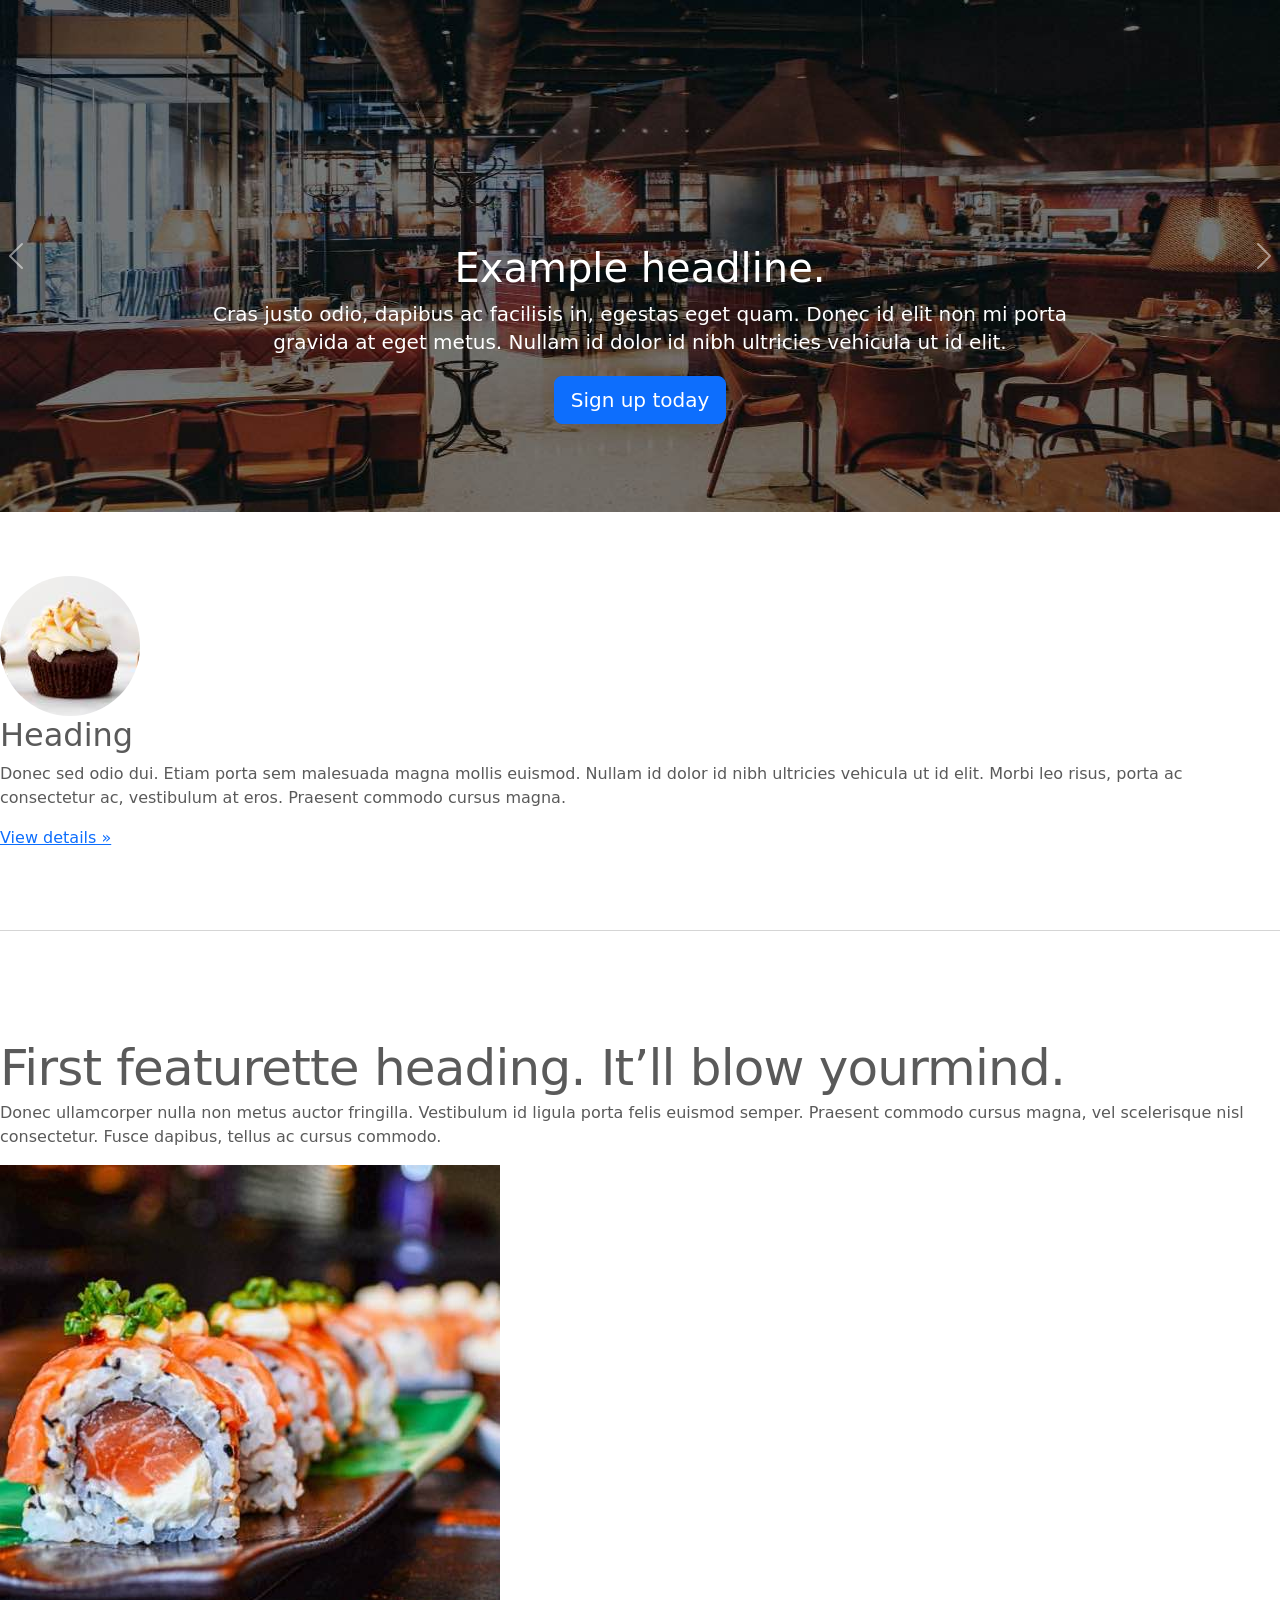
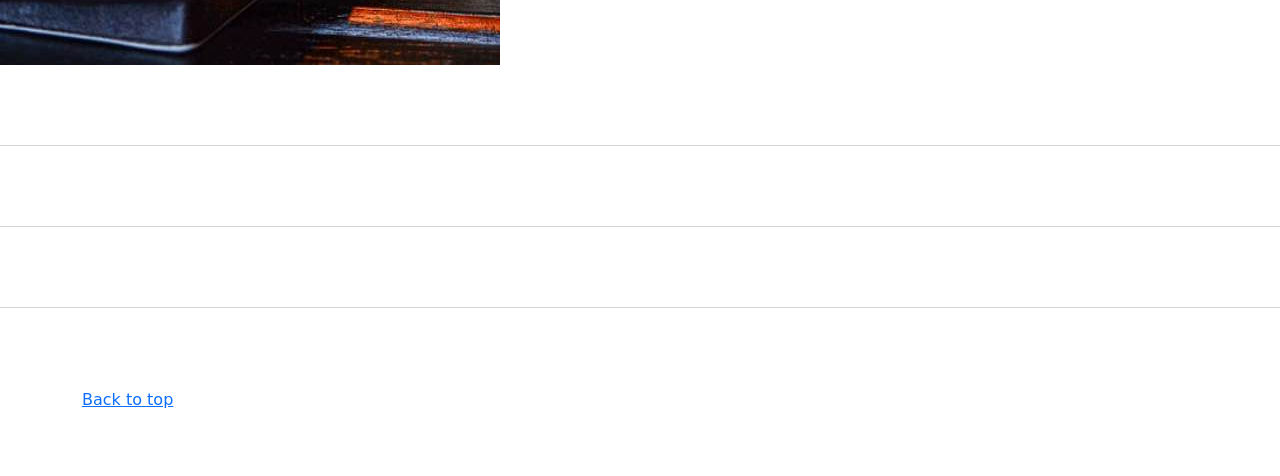
<file: kadai_003/index_for_student.html>
<!doctype html>
<html lang="en">
  <head>
    <meta charset="utf-8">
    <meta name="viewport" content="width=device-width, initial-scale=1">
    <meta name="description" content="">
    <meta name="author" content="Mark Otto, Jacob Thornton, and Bootstrap contributors">
    <meta name="generator" content="Hugo 0.79.0">
    <title>Carousel Template · Bootstrap v5.0</title>
    <link rel="canonical" href="https://getbootstrap.com/docs/5.0/examples/carousel/">
    <!-- ************************************************ bootstrap.min.cssの読み込み -->
    <link href="https://cdn.jsdelivr.net/npm/bootstrap@5.0.0-beta1/dist/css/bootstrap.min.css" rel="stylesheet" integrity="sha384-giJF6kkoqNQ00vy+HMDP7azOuL0xtbfIcaT9wjKHr8RbDVddVHyTfAAsrekwKmP1" crossorigin="anonymous">
    <!-- ************************************************ carousel.cssの読み込み -->
    <link href="carousel.css" rel="stylesheet">
    <!-- ************************************************ bootstrap.bundle.min.jsの読み込み -->
    <script src="https://cdn.jsdelivr.net/npm/bootstrap@5.0.0-beta1/dist/js/bootstrap.bundle.min.js" integrity="sha384-ygbV9kiqUc6oa4msXn9868pTtWMgiQaeYH7/t7LECLbyPA2x65Kgf80OJFdroafW" crossorigin="anonymous" defer></script>
    <style>
      #carouselExampleControls .carousel-control-prev,
      #carouselExampleControls .carousel-control-next {
        width: auto;
      }
    </style>
  </head>
  <body>
    <main>
      <!-- カールセル開始 -->
      <div id="carouselExampleControls" class="carousel slide" data-bs-ride="carousel">
        <div class="carousel-inner">
          <div class="carousel-item active">
            <img src="img/top_1.jpg" alt="サンプル画像1">
            <div class="container">
              <div class="carousel-caption">
                <h1>Example headline.</h1>
                <p>Cras justo odio, dapibus ac facilisis in, egestas eget quam. Donec id elit non mi porta gravida at eget
                  metus. Nullam id dolor id nibh ultricies vehicula ut id elit.</p>
                <p><a class="btn btn-lg btn-primary" href="#" role="button">Sign up today</a></p>
              </div>
            </div>
          </div>

      <!-- ここから追加部分 -->
          <div class="carousel-item">
            <img src="img/top_2.jpg" alt="サンプル画像2">
            <div class="container">
              <div class="carousel-caption">
                <h1>Example headline.</h1>
                <p>Cras justo odio, dapibus ac facilisis in, egestas eget quam. Donec id elit non mi porta gravida at eget
                  metus. Nullam id dolor id nibh ultricies vehicula ut id elit.</p>
                <p><a class="btn btn-lg btn-primary" href="#" role="button">Sign up today</a></p>
              </div>
            </div>
          </div>

          <div class="carousel-item">
            <img src="img/top_3.jpg" alt="サンプル画像3">
            <div class="container">
              <div class="carousel-caption">
                <h1>Example headline.</h1>
                <p>Cras justo odio, dapibus ac facilisis in, egestas eget quam. Donec id elit non mi porta gravida at eget
                  metus. Nullam id dolor id nibh ultricies vehicula ut id elit.</p>
                <p><a class="btn btn-lg btn-primary" href="#" role="button">Sign up today</a></p>
              </div>
            </div>
          </div>
        </div>

        <button class="carousel-control-prev" type="button" data-bs-target="#carouselExampleControls" data-bs-slide="prev">
          <span class="carousel-control-prev-icon" aria-hidden="true"></span>
          <span class="visually-hidden">Previous</span>
        </button>
        <button class="carousel-control-next" type="button" data-bs-target="#carouselExampleControls" data-bs-slide="next">
          <span class="carousel-control-next-icon" aria-hidden="true"></span>
          <span class="visually-hidden">Next</span>
        </button>
      </div>
      <!-- ここまで -->

      <!-- カールセル終了 -->

      <!-- <div class="container marketing"> -->
      <div class="">
        <!-- <div class="row"> -->
        <div class="">
          <!-- <div class="col-lg-4"> -->
          <div class="">
            <img src="img/cake.jpg" class="rounded-circle" alt="サンプル画像2">
            <h2>Heading</h2>
            <p>Donec sed odio dui. Etiam porta sem malesuada magna mollis euismod. Nullam id dolor id nibh ultricies
              vehicula ut id elit. Morbi leo risus, porta ac consectetur ac, vestibulum at eros. Praesent commodo cursus
              magna.</p>
            <!-- <p><a class="btn btn-secondary" href="#" role="button">View details &raquo;</a></p> -->
            <p><a class="" href="#" role="button">View details &raquo;</a></p>
          </div>
        </div>
        <hr class="featurette-divider">
        <!-- <div class="row"> -->
        <div class="">
          <!-- <div class="col-md-7"> -->
          <div class="">
            <!-- <h2 class="featurette-heading">First featurette heading. <span class="text-muted">It’ll blow yourmind.</span> -->
            <h2 class="featurette-heading">First featurette heading. <span class="">It’ll blow yourmind.</span></h2>
            <!-- <p class="lead">Donec ullamcorper nulla non metus auctor fringilla. Vestibulum id ligula porta felis
              euismod
              semper. Praesent commodo cursus magna, vel scelerisque nisl consectetur. Fusce dapibus, tellus ac cursus
              commodo.</p> -->
            <p class="">
              Donec ullamcorper nulla non metus auctor fringilla. Vestibulum id ligula porta felis
              euismod
              semper. Praesent commodo cursus magna, vel scelerisque nisl consectetur. Fusce dapibus, tellus ac cursus
              commodo.
            </p>
          </div>
          <!-- <div class="col-md-5"> -->
          <div class="">
            <!-- <img src="img/sushi.jpg" class="img-fluid" alt=""> -->
            <img src="img/sushi.jpg" class="" alt="サンプル画像3">
          </div>
        </div>
        <hr class="featurette-divider">
        <!-- ここにもう一つ左右を反転させたものを作ります。 -->
        <hr class="featurette-divider">
        <!-- ここにもう一つ左右を反転させたものを作ります。 -->
        <hr class="featurette-divider">
        <footer class="container">
          <!-- <p class="float-end"><a href="#">Back to top</a></p> -->
          <p class=""><a href="#">Back to top</a></p>
        </footer>
      </div>
    </main>
  </body>

</html>
</file>
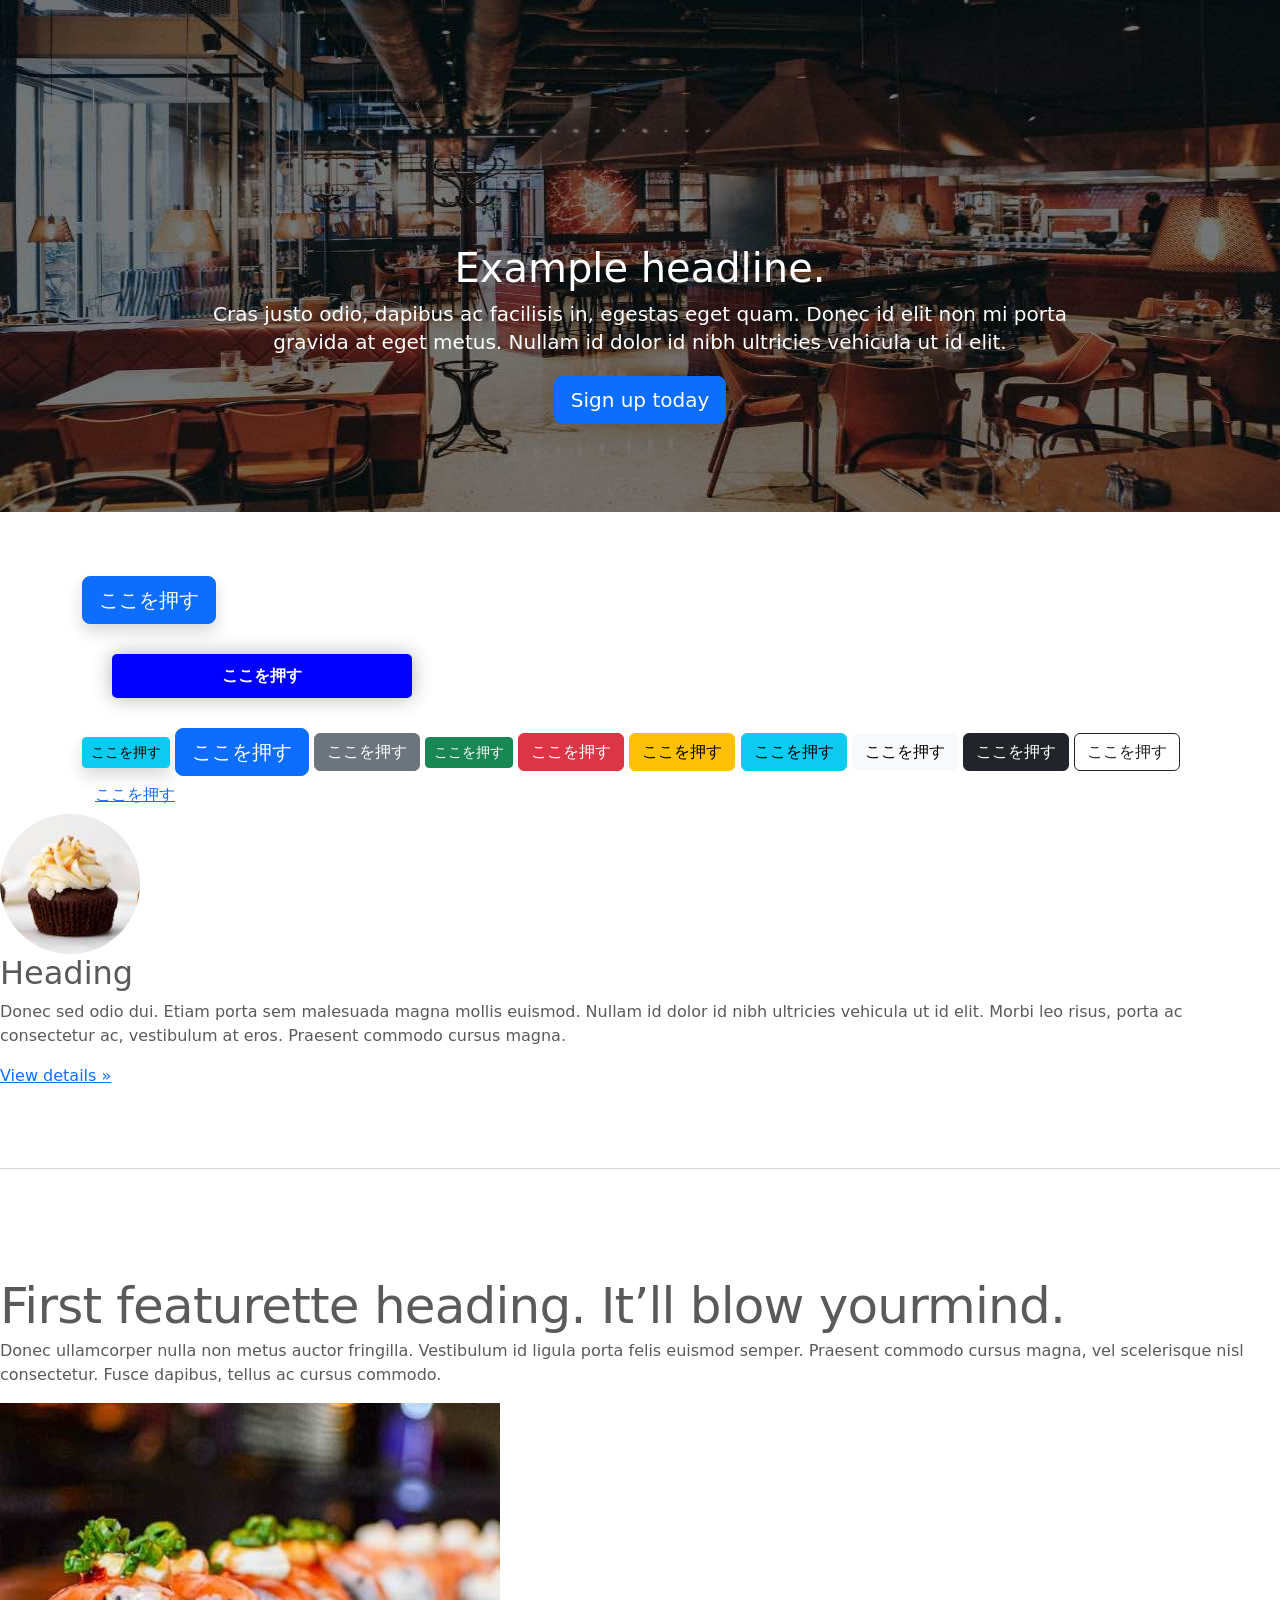
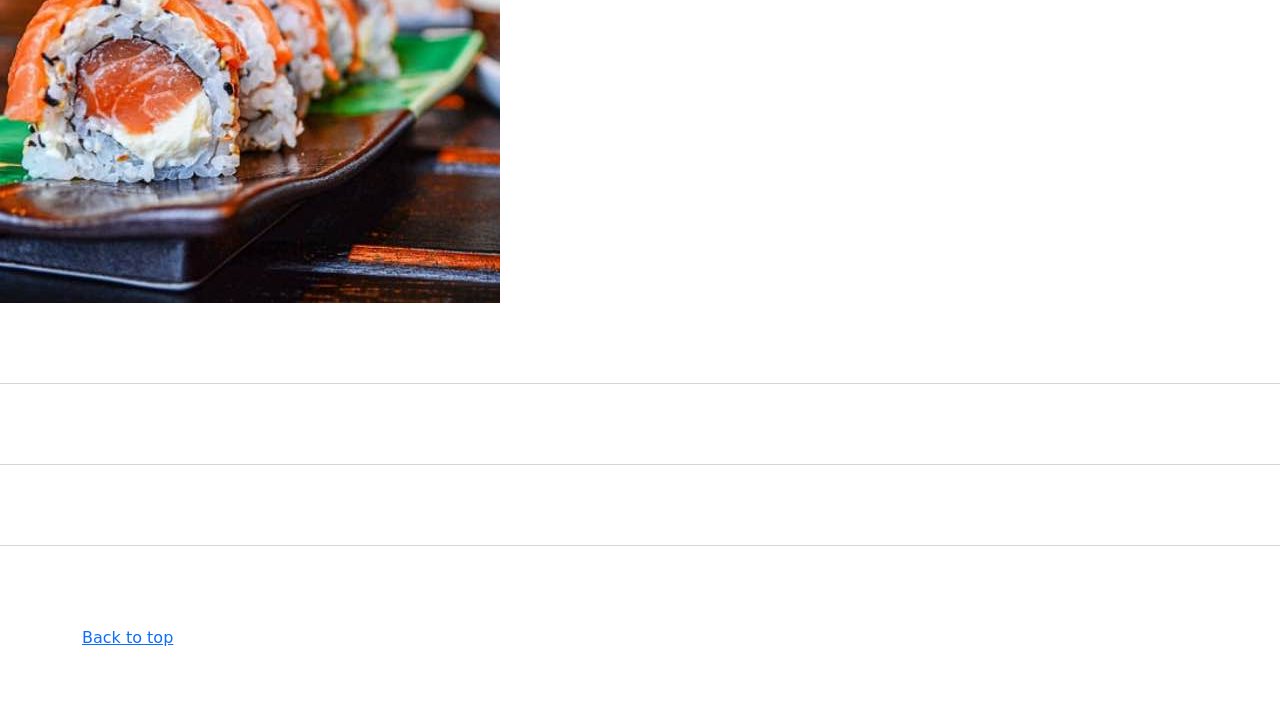
<file: kadai_004/index_for_student.html>
<!doctype html>
<html lang="en">
  <head>
    <meta charset="utf-8">
    <meta name="viewport" content="width=device-width, initial-scale=1">
    <meta name="description" content="">
    <meta name="author" content="Mark Otto, Jacob Thornton, and Bootstrap contributors">
    <meta name="generator" content="Hugo 0.79.0">
    <title>Carousel Template · Bootstrap v5.0</title>
    <link rel="canonical" href="https://getbootstrap.com/docs/5.0/examples/carousel/">
    <!-- ************************************************ bootstrap.min.cssの読み込み -->
    <link href="https://cdn.jsdelivr.net/npm/bootstrap@5.0.0-beta1/dist/css/bootstrap.min.css" rel="stylesheet" integrity="sha384-giJF6kkoqNQ00vy+HMDP7azOuL0xtbfIcaT9wjKHr8RbDVddVHyTfAAsrekwKmP1" crossorigin="anonymous">
    <!-- ************************************************ carousel.cssの読み込み -->
    <link href="carousel.css" rel="stylesheet">
    <!-- ************************************************ bootstrap.bundle.min.jsの読み込み -->
    <script src="https://cdn.jsdelivr.net/npm/bootstrap@5.0.0-beta1/dist/js/bootstrap.bundle.min.js" integrity="sha384-ygbV9kiqUc6oa4msXn9868pTtWMgiQaeYH7/t7LECLbyPA2x65Kgf80OJFdroafW" crossorigin="anonymous" defer></script>
  </head>
  <body>
    <main>
      <!-- カールセル開始 -->
      <div id="myCarousel" class="carousel slide" data-bs-ride="carousel">
        <div class="carousel-inner">
          <div class="carousel-item active">
            <img src="img/top_1.jpg" alt="サンプル画像1">
            <div class="container">
              <div class="carousel-caption">
                <h1>Example headline.</h1>
                <p>Cras justo odio, dapibus ac facilisis in, egestas eget quam. Donec id elit non mi porta gravida at eget
                  metus. Nullam id dolor id nibh ultricies vehicula ut id elit.</p>
                <p><a class="btn btn-lg btn-primary" href="#" role="button">Sign up today</a></p>
              </div>
            </div>
          </div>
        </div>
      </div>
      <!-- カールセル終了 -->

   <div class="container">

     <style>
        .button-test {
          /* パディング(余白)上下方向10px 左右方向30px */
          padding: 10px 30px;
          /* ボタンの幅 300px */
          width: 300px;
          /* 背景色 青 */
          background-color: blue;
          /* フォント色 白 */
          color: white;
         /* テキスト中央揃え */
         text-align: center;
         /* フォントを太く */
         font-weight: bold;
         /* ボタンの角を丸める */
         border-radius: 5px;
         /* 上下左右方向の余白外側30px */
         margin: 30px;
         /* ボタンの影 */
         box-shadow: 0 0 20px 0 rgba(0, 0, 0, 30%);
         } 
     </style>

     <!-- buttonテスト -->
     <button class="btn btn-primary btn-lg shadow">ここを押す</button>
     <div class="button-test">ここを押す</div>
     <a href="" class="btn btn-info btn-sm shadow">ここを押す</a>
     <!-- ここから追加部分 -->      
     <button type="button" class="btn btn-primary btn-lg">ここを押す</button>
     <button type="button" class="btn btn-secondary">ここを押す</button>
     <button type="button" class="btn btn-success btn-sm">ここを押す</button>
     <button type="button" class="btn btn-danger">ここを押す</button>
     <button type="button" class="btn btn-warning">ここを押す</button>
     <button type="button" class="btn btn-info">ここを押す</button>
     <button type="button" class="btn btn-light">ここを押す</button>
     <button type="button" class="btn btn-dark">ここを押す</button>
     <button type="button" class="btn btn-outline-dark">ここを押す</button>
     <button type="button" class="btn btn-link">ここを押す</button>
     <!-- ここまで -->
   </div>

      <!-- <div class="container marketing"> -->
      <div class="">
        <!-- <div class="row"> -->
        <div class="">
          <!-- <div class="col-lg-4"> -->
          <div class="">
            <img src="img/cake.jpg" class="rounded-circle" alt="サンプル画像2">
            <h2>Heading</h2>
            <p>Donec sed odio dui. Etiam porta sem malesuada magna mollis euismod. Nullam id dolor id nibh ultricies
              vehicula ut id elit. Morbi leo risus, porta ac consectetur ac, vestibulum at eros. Praesent commodo cursus
              magna.</p>
            <!-- <p><a class="btn btn-secondary" href="#" role="button">View details &raquo;</a></p> -->
            <p><a class="" href="#" role="button">View details &raquo;</a></p>
          </div>
        </div>
        <hr class="featurette-divider">
        <!-- <div class="row"> -->
        <div class="">
          <!-- <div class="col-md-7"> -->
          <div class="">
            <!-- <h2 class="featurette-heading">First featurette heading. <span class="text-muted">It’ll blow yourmind.</span> -->
            <h2 class="featurette-heading">First featurette heading. <span class="">It’ll blow yourmind.</span></h2>
            <!-- <p class="lead">Donec ullamcorper nulla non metus auctor fringilla. Vestibulum id ligula porta felis
              euismod
              semper. Praesent commodo cursus magna, vel scelerisque nisl consectetur. Fusce dapibus, tellus ac cursus
              commodo.</p> -->
            <p class="">
              Donec ullamcorper nulla non metus auctor fringilla. Vestibulum id ligula porta felis
              euismod
              semper. Praesent commodo cursus magna, vel scelerisque nisl consectetur. Fusce dapibus, tellus ac cursus
              commodo.
            </p>
          </div>
          <!-- <div class="col-md-5"> -->
          <div class="">
            <!-- <img src="img/sushi.jpg" class="img-fluid" alt=""> -->
            <img src="img/sushi.jpg" class="" alt="サンプル画像3">
          </div>
        </div>
        <hr class="featurette-divider">
        <!-- ここにもう一つ左右を反転させたものを作ります。 -->
        <hr class="featurette-divider">
        <!-- ここにもう一つ左右を反転させたものを作ります。 -->
        <hr class="featurette-divider">
        <footer class="container">
          <!-- <p class="float-end"><a href="#">Back to top</a></p> -->
          <p class=""><a href="#">Back to top</a></p>
        </footer>
      </div>
    </main>
  </body>

</html>
</file>
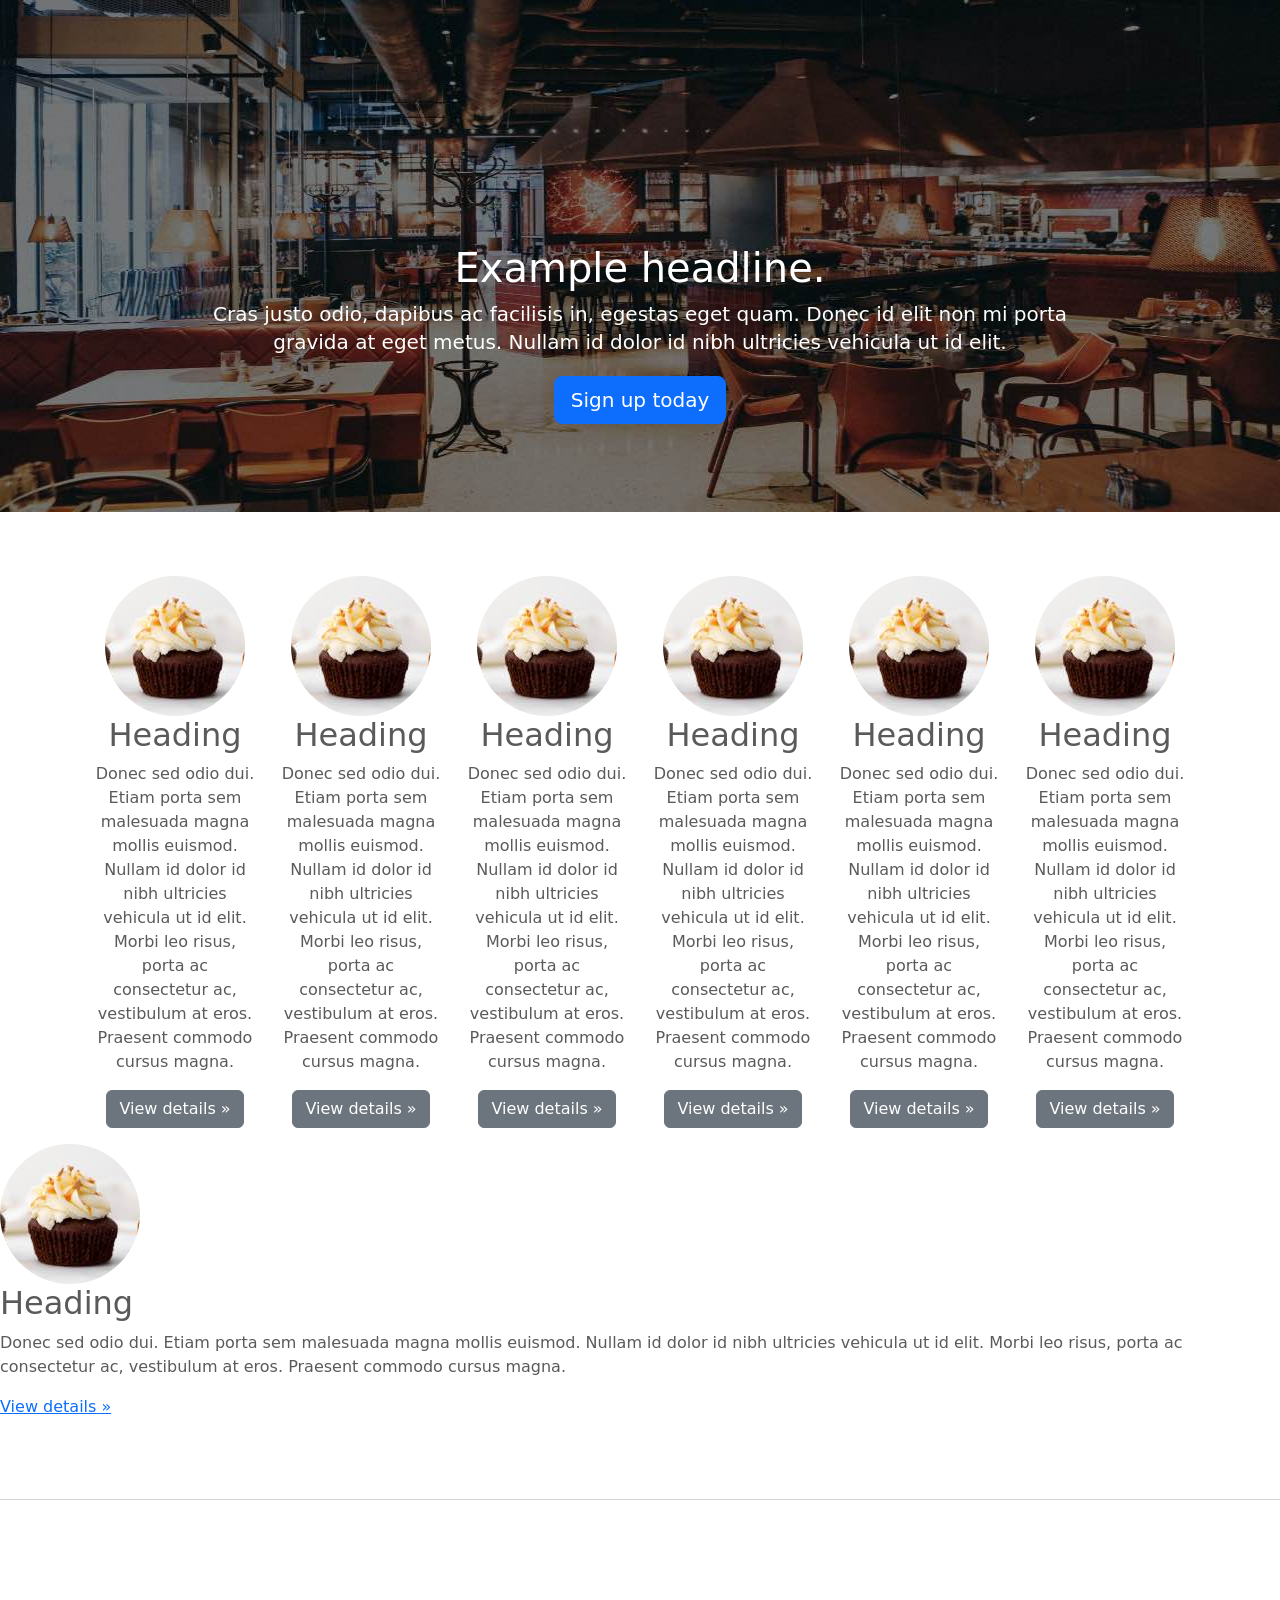
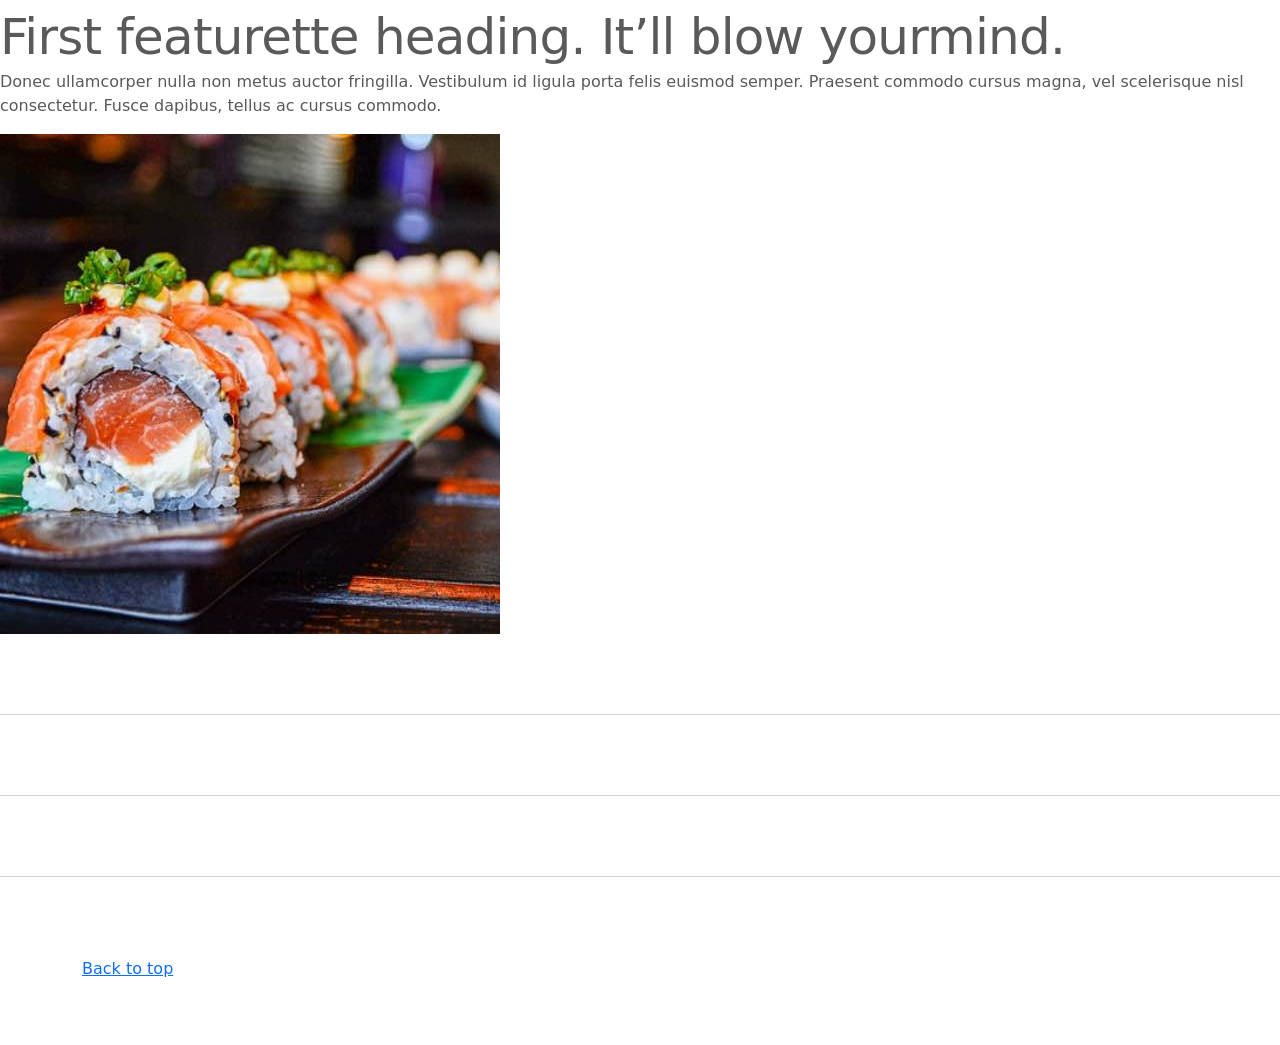
<file: kadai_005/index_for_student.html>
<!doctype html>
<html lang="en">
  <head>
    <meta charset="utf-8">
    <meta name="viewport" content="width=device-width, initial-scale=1">
    <meta name="description" content="">
    <meta name="author" content="Mark Otto, Jacob Thornton, and Bootstrap contributors">
    <meta name="generator" content="Hugo 0.79.0">
    <title>Carousel Template · Bootstrap v5.0</title>
    <link rel="canonical" href="https://getbootstrap.com/docs/5.0/examples/carousel/">
    <!-- ************************************************ bootstrap.min.cssの読み込み -->
    <link href="https://cdn.jsdelivr.net/npm/bootstrap@5.0.0-beta1/dist/css/bootstrap.min.css" rel="stylesheet" integrity="sha384-giJF6kkoqNQ00vy+HMDP7azOuL0xtbfIcaT9wjKHr8RbDVddVHyTfAAsrekwKmP1" crossorigin="anonymous">
    <!-- ************************************************ carousel.cssの読み込み -->
    <link href="carousel.css" rel="stylesheet">
    <!-- ************************************************ bootstrap.bundle.min.jsの読み込み -->
    <script src="https://cdn.jsdelivr.net/npm/bootstrap@5.0.0-beta1/dist/js/bootstrap.bundle.min.js" integrity="sha384-ygbV9kiqUc6oa4msXn9868pTtWMgiQaeYH7/t7LECLbyPA2x65Kgf80OJFdroafW" crossorigin="anonymous" defer></script>
  </head>
  <body>
    <main>
      <!-- カールセル開始 -->
      <div id="myCarousel" class="carousel slide" data-bs-ride="carousel">
        <div class="carousel-inner">
          <div class="carousel-item active">
            <img src="img/top_1.jpg" alt="サンプル画像1">
            <div class="container">
              <div class="carousel-caption">
                <h1>Example headline.</h1>
                <p>Cras justo odio, dapibus ac facilisis in, egestas eget quam. Donec id elit non mi porta gravida at eget
                  metus. Nullam id dolor id nibh ultricies vehicula ut id elit.</p>
                <p><a class="btn btn-lg btn-primary" href="#" role="button">Sign up today</a></p>
              </div>
            </div>
          </div>
        </div>
      </div>
      <!-- カールセル終了 -->

   <div class="container">

     <!--<style>
        .button-test {
          /* パディング(余白)上下方向10px 左右方向30px */
          padding: 10px 30px;
          /* ボタンの幅 300px */
          width: 300px;
          /* 背景色 青 */
          background-color: blue;
          /* フォント色 白 */
          color: white;
         /* テキスト中央揃え */
         text-align: center;
         /* フォントを太く */
         font-weight: bold;
         /* ボタンの角を丸める */
         border-radius: 5px;
         /* 上下左右方向の余白外側30px */
         margin: 30px;
         /* ボタンの影 */
         box-shadow: 0 0 20px 0 rgba(0, 0, 0, 30%);
         } 
     </style>

     
     <button class="btn btn-primary btn-lg shadow">ここを押す</button>
     <div class="button-test">ここを押す</div>
     <a href="" class="btn btn-info btn-sm shadow">ここを押す</a> -->
     <div class="container">
       <div class="row">
         <div class="col-6 col-md-2 text-center">

          <!-- start col-lg-4 -->
          <img src="img/cake.jpg" class="rounded-circle" alt="サンプル画像2">

          <h2>Heading</h2>
          <p>
            Donec sed odio dui. Etiam porta sem malesuada magna mollis 
            euismod. Nullam id dolor id nibh ultricies vehicula ut id elit. 
            Morbi leo risus, porta ac consectetur ac, vestibulum at eros. 
            Praesent commodo cursus magna.
          </p>
          <p><a class="btn btn-secondary" href="#" role="button">View details &raquo;</a></p>

         </div>
         <div class="col-6 col-md-2 text-center">

          <!-- start col-lg-4 -->
          <img src="img/cake.jpg" class="rounded-circle" alt="サンプル画像2">

          <h2>Heading</h2>
          <p>
            Donec sed odio dui. Etiam porta sem malesuada magna mollis 
            euismod. Nullam id dolor id nibh ultricies vehicula ut id elit. 
            Morbi leo risus, porta ac consectetur ac, vestibulum at eros. 
            Praesent commodo cursus magna.
          </p>
          <p><a class="btn btn-secondary" href="#" role="button">View details &raquo;</a></p>

         </div>
         <div class="col-6 col-md-2 text-center">

          <!-- start col-lg-4 -->
          <img src="img/cake.jpg" class="rounded-circle" alt="サンプル画像2">

          <h2>Heading</h2>
          <p>
            Donec sed odio dui. Etiam porta sem malesuada magna mollis 
            euismod. Nullam id dolor id nibh ultricies vehicula ut id elit. 
            Morbi leo risus, porta ac consectetur ac, vestibulum at eros. 
            Praesent commodo cursus magna.
          </p>
          <p><a class="btn btn-secondary" href="#" role="button">View details &raquo;</a></p>

         </div>
         <div class="col-6 col-md-2 text-center">

          <!-- start col-lg-4 -->
          <img src="img/cake.jpg" class="rounded-circle" alt="サンプル画像2">

          <h2>Heading</h2>
          <p>
            Donec sed odio dui. Etiam porta sem malesuada magna mollis 
            euismod. Nullam id dolor id nibh ultricies vehicula ut id elit. 
            Morbi leo risus, porta ac consectetur ac, vestibulum at eros. 
            Praesent commodo cursus magna.
          </p>
          <p><a class="btn btn-secondary" href="#" role="button">View details &raquo;</a></p>

         </div>
         <div class="col-6 col-md-2 text-center">

          <!-- start col-lg-4 -->
          <img src="img/cake.jpg" class="rounded-circle" alt="サンプル画像2">

          <h2>Heading</h2>
          <p>
            Donec sed odio dui. Etiam porta sem malesuada magna mollis 
            euismod. Nullam id dolor id nibh ultricies vehicula ut id elit. 
            Morbi leo risus, porta ac consectetur ac, vestibulum at eros. 
            Praesent commodo cursus magna.
          </p>
          <p><a class="btn btn-secondary" href="#" role="button">View details &raquo;</a></p>

         </div>
         <div class="col-6 col-md-2 text-center">

          <!-- start col-lg-4 -->
          <img src="img/cake.jpg" class="rounded-circle" alt="サンプル画像2">

          <h2>Heading</h2>
          <p>
            Donec sed odio dui. Etiam porta sem malesuada magna mollis 
            euismod. Nullam id dolor id nibh ultricies vehicula ut id elit. 
            Morbi leo risus, porta ac consectetur ac, vestibulum at eros. 
            Praesent commodo cursus magna.
          </p>
          <p><a class="btn btn-secondary" href="#" role="button">View details &raquo;</a></p>

         </div>
       </div>
     </div>
   </div>

      <!-- <div class="container marketing"> -->
      <div class="">
        <!-- <div class="row"> -->
        <div class="">
          <!-- <div class="col-lg-4"> -->
          <div class="">
            <img src="img/cake.jpg" class="rounded-circle" alt="サンプル画像2">
            <h2>Heading</h2>
            <p>Donec sed odio dui. Etiam porta sem malesuada magna mollis euismod. Nullam id dolor id nibh ultricies
              vehicula ut id elit. Morbi leo risus, porta ac consectetur ac, vestibulum at eros. Praesent commodo cursus
              magna.</p>
            <!-- <p><a class="btn btn-secondary" href="#" role="button">View details &raquo;</a></p> -->
            <p><a class="" href="#" role="button">View details &raquo;</a></p>
          </div>
        </div>
        <hr class="featurette-divider">
        <!-- <div class="row"> -->
        <div class="">
          <!-- <div class="col-md-7"> -->
          <div class="">
            <!-- <h2 class="featurette-heading">First featurette heading. <span class="text-muted">It’ll blow yourmind.</span> -->
            <h2 class="featurette-heading">First featurette heading. <span class="">It’ll blow yourmind.</span></h2>
            <!-- <p class="lead">Donec ullamcorper nulla non metus auctor fringilla. Vestibulum id ligula porta felis
              euismod
              semper. Praesent commodo cursus magna, vel scelerisque nisl consectetur. Fusce dapibus, tellus ac cursus
              commodo.</p> -->
            <p class="">
              Donec ullamcorper nulla non metus auctor fringilla. Vestibulum id ligula porta felis
              euismod
              semper. Praesent commodo cursus magna, vel scelerisque nisl consectetur. Fusce dapibus, tellus ac cursus
              commodo.
            </p>
          </div>
          <!-- <div class="col-md-5"> -->
          <div class="">
            <!-- <img src="img/sushi.jpg" class="img-fluid" alt=""> -->
            <img src="img/sushi.jpg" class="" alt="サンプル画像3">
          </div>
        </div>
        <hr class="featurette-divider">
        <!-- ここにもう一つ左右を反転させたものを作ります。 -->
        <hr class="featurette-divider">
        <!-- ここにもう一つ左右を反転させたものを作ります。 -->
        <hr class="featurette-divider">
        <footer class="container">
          <!-- <p class="float-end"><a href="#">Back to top</a></p> -->
          <p class=""><a href="#">Back to top</a></p>
        </footer>
      </div>
    </main>
  </body>

</html>
</file>
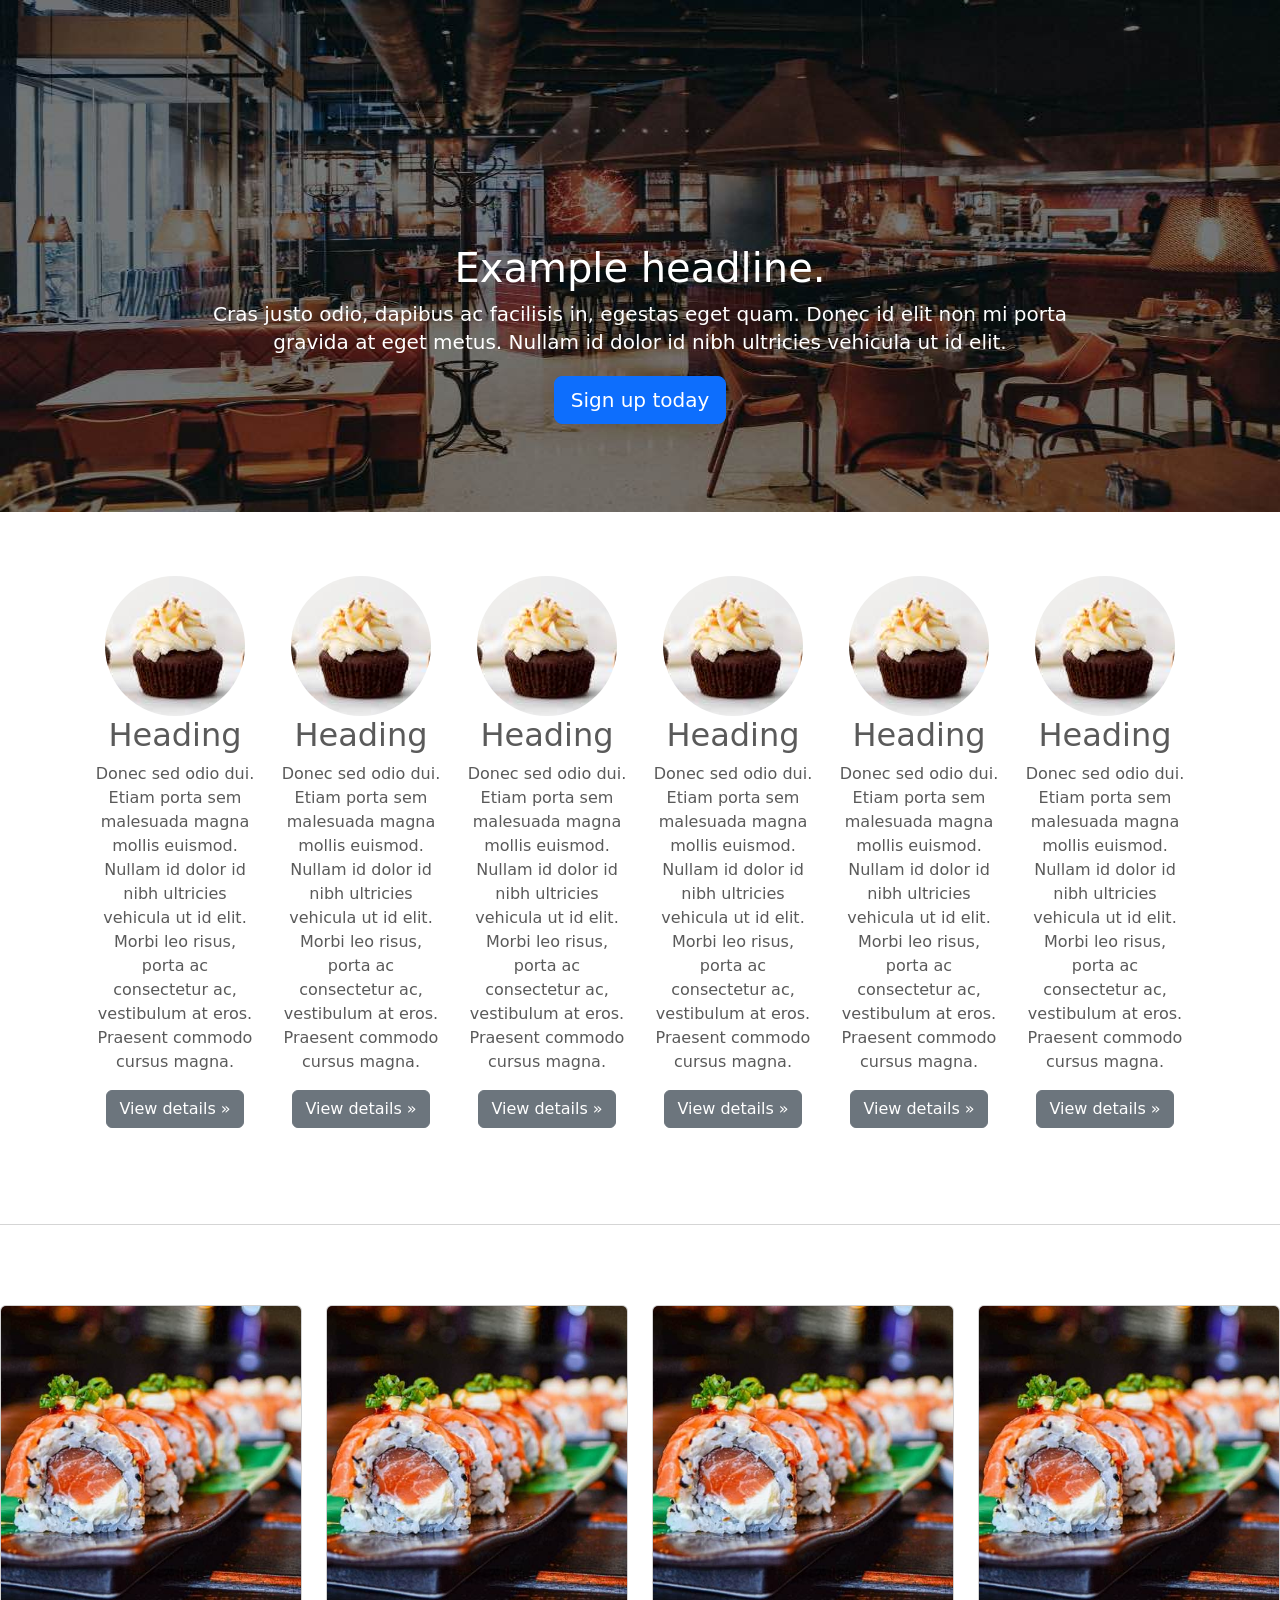
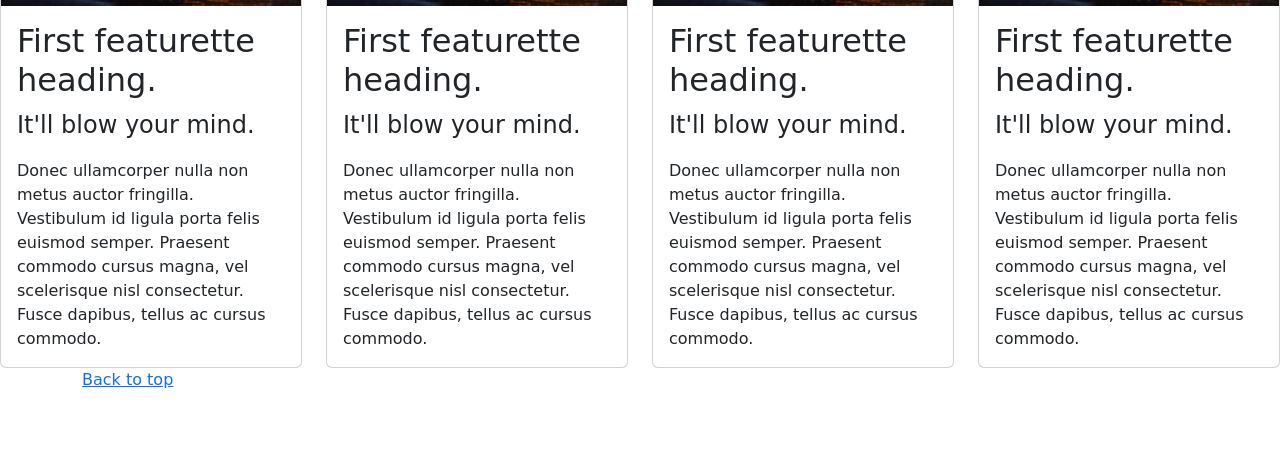
<file: kadai_006/index_for_student.html>
<!doctype html>
<html lang="en">
  <head>
    <meta charset="utf-8">
    <meta name="viewport" content="width=device-width, initial-scale=1">
    <meta name="description" content="">
    <meta name="author" content="Mark Otto, Jacob Thornton, and Bootstrap contributors">
    <meta name="generator" content="Hugo 0.79.0">
    <title>Carousel Template · Bootstrap v5.0</title>
    <link rel="canonical" href="https://getbootstrap.com/docs/5.0/examples/carousel/">
    <!-- ************************************************ bootstrap.min.cssの読み込み -->
    <link href="https://cdn.jsdelivr.net/npm/bootstrap@5.0.0-beta1/dist/css/bootstrap.min.css" rel="stylesheet" integrity="sha384-giJF6kkoqNQ00vy+HMDP7azOuL0xtbfIcaT9wjKHr8RbDVddVHyTfAAsrekwKmP1" crossorigin="anonymous">
    <!-- ************************************************ carousel.cssの読み込み -->
    <link href="carousel.css" rel="stylesheet">
    <!-- ************************************************ bootstrap.bundle.min.jsの読み込み -->
    <script src="https://cdn.jsdelivr.net/npm/bootstrap@5.0.0-beta1/dist/js/bootstrap.bundle.min.js" integrity="sha384-ygbV9kiqUc6oa4msXn9868pTtWMgiQaeYH7/t7LECLbyPA2x65Kgf80OJFdroafW" crossorigin="anonymous" defer></script>
  </head>
  <body>
    <main>
      <!-- カールセル開始 -->
      <div id="myCarousel" class="carousel slide" data-bs-ride="carousel">
        <div class="carousel-inner">
          <div class="carousel-item active">
            <img src="img/top_1.jpg" alt="サンプル画像1">
            <div class="container">
              <div class="carousel-caption">
                <h1>Example headline.</h1>
                <p>Cras justo odio, dapibus ac facilisis in, egestas eget quam. Donec id elit non mi porta gravida at eget
                  metus. Nullam id dolor id nibh ultricies vehicula ut id elit.</p>
                <p><a class="btn btn-lg btn-primary" href="#" role="button">Sign up today</a></p>
              </div>
            </div>
          </div>
        </div>
      </div>
      <!-- カールセル終了 -->

   <div class="container">

     <!--<style>
        .button-test {
          /* パディング(余白)上下方向10px 左右方向30px */
          padding: 10px 30px;
          /* ボタンの幅 300px */
          width: 300px;
          /* 背景色 青 */
          background-color: blue;
          /* フォント色 白 */
          color: white;
         /* テキスト中央揃え */
         text-align: center;
         /* フォントを太く */
         font-weight: bold;
         /* ボタンの角を丸める */
         border-radius: 5px;
         /* 上下左右方向の余白外側30px */
         margin: 30px;
         /* ボタンの影 */
         box-shadow: 0 0 20px 0 rgba(0, 0, 0, 30%);
         } 
     </style>

     
     <button class="btn btn-primary btn-lg shadow">ここを押す</button>
     <div class="button-test">ここを押す</div>
     <a href="" class="btn btn-info btn-sm shadow">ここを押す</a> -->
          <div class="container">
            <div class="row row-cols-2">
              <div class="col-md-2 text-center">

                <!-- start col-lg-4 -->
                <img src="img/cake.jpg" class="rounded-circle" alt="サンプル画像2">

                <h2>Heading</h2>
                <p>
                  Donec sed odio dui. Etiam porta sem malesuada magna mollis 
                  euismod. Nullam id dolor id nibh ultricies vehicula ut id elit. 
                  Morbi leo risus, porta ac consectetur ac, vestibulum at eros. 
                  Praesent commodo cursus magna.
                </p>
                <p><a class="btn btn-secondary" href="#" role="button">View details &raquo;</a></p>

              </div>
              <div class="col-md-2 text-center">

                <!-- start col-lg-4 -->
                <img src="img/cake.jpg" class="rounded-circle" alt="サンプル画像2">

                <h2>Heading</h2>
                <p>
                  Donec sed odio dui. Etiam porta sem malesuada magna mollis 
                  euismod. Nullam id dolor id nibh ultricies vehicula ut id elit. 
                  Morbi leo risus, porta ac consectetur ac, vestibulum at eros. 
                  Praesent commodo cursus magna.
                </p>
                <p><a class="btn btn-secondary" href="#" role="button">View details &raquo;</a></p>

              </div>
              <div class="col-md-2 text-center">

                <!-- start col-lg-4 -->
                <img src="img/cake.jpg" class="rounded-circle" alt="サンプル画像2">

                <h2>Heading</h2>
                <p>
                  Donec sed odio dui. Etiam porta sem malesuada magna mollis 
                  euismod. Nullam id dolor id nibh ultricies vehicula ut id elit. 
                  Morbi leo risus, porta ac consectetur ac, vestibulum at eros. 
                  Praesent commodo cursus magna.
                </p>
                <p><a class="btn btn-secondary" href="#" role="button">View details &raquo;</a></p>

              </div>
              <div class="col-md-2 text-center">

                <!-- start col-lg-4 -->
                <img src="img/cake.jpg" class="rounded-circle" alt="サンプル画像2">

                <h2>Heading</h2>
                <p>
                  Donec sed odio dui. Etiam porta sem malesuada magna mollis 
                  euismod. Nullam id dolor id nibh ultricies vehicula ut id elit. 
                  Morbi leo risus, porta ac consectetur ac, vestibulum at eros. 
                  Praesent commodo cursus magna.
                </p>
                <p><a class="btn btn-secondary" href="#" role="button">View details &raquo;</a></p>

              </div>
              <div class="col-md-2 text-center">

                <!-- start col-lg-4 -->
                <img src="img/cake.jpg" class="rounded-circle" alt="サンプル画像2">

                <h2>Heading</h2>
                <p>
                  Donec sed odio dui. Etiam porta sem malesuada magna mollis 
                  euismod. Nullam id dolor id nibh ultricies vehicula ut id elit. 
                  Morbi leo risus, porta ac consectetur ac, vestibulum at eros. 
                  Praesent commodo cursus magna.
                </p>
                <p><a class="btn btn-secondary" href="#" role="button">View details &raquo;</a></p>

              </div>
              <div class="col-md-2 text-center">

                <!-- start col-lg-4 -->
                <img src="img/cake.jpg" class="rounded-circle" alt="サンプル画像2">

                <h2>Heading</h2>
                <p>
                  Donec sed odio dui. Etiam porta sem malesuada magna mollis 
                  euismod. Nullam id dolor id nibh ultricies vehicula ut id elit. 
                  Morbi leo risus, porta ac consectetur ac, vestibulum at eros. 
                  Praesent commodo cursus magna.
                </p>
                <p><a class="btn btn-secondary" href="#" role="button">View details &raquo;</a></p>

              </div>
            </div>
          </div>
        </div>
        <hr class="featurette-divider">
        <div class="row row-cols-1 row-cols-md-4 g-4">
          <div class="col">
            <div class="card">
                <img src="img/sushi.jpg" class="card-img-top" alt="サンプル画像3" />
                <div class="card-body">
                  <h2 class="card-title">First featurette heading.</h2>
                  <p class="fs-4">It'll blow your mind.</p>
                  <p class="card-text">
                    Donec ullamcorper nulla non metus auctor fringilla. Vestibulum id
                    ligula porta felis euismod semper. Praesent commodo cursus magna,
                    vel scelerisque nisl consectetur. Fusce dapibus, tellus ac cursus
                    commodo.
                  </p>
                </div>
            </div>
          </div>
          <div class="col">
            <div class="card">
                <img src="img/sushi.jpg" class="card-img-top" alt="サンプル画像3" />
                <div class="card-body">
                  <h2 class="card-title">First featurette heading.</h2>
                  <p class="fs-4">It'll blow your mind.</p>
                  <p class="card-text">
                    Donec ullamcorper nulla non metus auctor fringilla. Vestibulum id
                    ligula porta felis euismod semper. Praesent commodo cursus magna,
                    vel scelerisque nisl consectetur. Fusce dapibus, tellus ac cursus
                    commodo.
                  </p>
                </div>
            </div>
          </div>
          <div class="col">
            <div class="card">
                <img src="img/sushi.jpg" class="card-img-top" alt="サンプル画像3" />
                <div class="card-body">
                  <h2 class="card-title">First featurette heading.</h2>
                  <p class="fs-4">It'll blow your mind.</p>
                  <p class="card-text">
                    Donec ullamcorper nulla non metus auctor fringilla. Vestibulum id
                    ligula porta felis euismod semper. Praesent commodo cursus magna,
                    vel scelerisque nisl consectetur. Fusce dapibus, tellus ac cursus
                    commodo.
                  </p>
                </div>
            </div>
          </div>
          <div class="col">
            <div class="card">
                <img src="img/sushi.jpg" class="card-img-top" alt="サンプル画像3" />
                <div class="card-body">
                  <h2 class="card-title">First featurette heading.</h2>
                  <p class="fs-4">It'll blow your mind.</p>
                  <p class="card-text">
                    Donec ullamcorper nulla non metus auctor fringilla. Vestibulum id
                    ligula porta felis euismod semper. Praesent commodo cursus magna,
                    vel scelerisque nisl consectetur. Fusce dapibus, tellus ac cursus
                    commodo.
                  </p>
                </div>
            </div>
          </div>
        </div>
        <footer class="container">
          <!-- <p class="float-end"><a href="#">Back to top</a></p> -->
          <p class=""><a href="#">Back to top</a></p>
        </footer>
      </div>
    </main>
  </body>

</html>
</file>
<file: kadai_015/stylesheet/style.css>
/* ----------------------------------------------- 共通 */
html,
body {
  overflow-x: hidden;
}

body {
  color: #000000;
  font-family: 'Noto Sans JP', sans-serif;
  padding-bottom: 0;

}

p {
  line-height: 2.0em;
  font-weight: 100;
  font-style: normal;
  font-size: 14px;

}

.section_title {
  /* フォントサイズ36px */
  font-size: 36px;

  /* フォントの太さ600 標準は400です */
  font-weight: 600;
}

/* section_titleに擬似要素を追加 */
.section_title::after {
 
  /* 疑似要素はデフォルトでインライン要素のためブロック要素に変更 */
  display: block;
 
  /* サブタイトル文字の大きさや余白を設定 */
  font-size: 14px;
  font-weight: 400;
  padding: 16px 0 16px;
 
  /* 下線の幅を100pに設定 */
  width: 100px;
 
  /* 下線を直線・1px・黒色に設定 */
  border-bottom: solid 1px #000000;
}


/* ナビゲーションバー */
.navbar_brand_logo {

  /* サイズを32pxの正方形へ変更 */
  width: 32px;
  height: 32px;

  /* imgはインライン要素なのでインラインブロックに設定 */
  display: inline-block;

  /* "SAMURAI KITCHEN" 文字との空白を15pxに設定 */
  margin-right: 15px;

}

/* カンマで区切ると複数のクラスに適用可能 */
.my_navbar_brand,
.my_nav_link {

  /* フォントサイズを16pxに設定 */
  font-size: 16px;

  /* フォントをserif体に設定 */
  font-family: 'Lora', serif;

  /* フォント色を黒色に設定 */
  color: #000000 !important;

}

/* Bootstrapのボタンに初期設定されている周囲のborder（枠線）を消す */
.navbar-toggler {
  padding: 0 !important;
  border: none;
}

/* ハンバーガーボタンがチェック状態である（押されている）とき、閉じるボタン（×）を表示する */
#hamburger_btn_check:checked~.hamburger_btn .btn_close {
  display: block;
}

/* ハンバーガーボタンがチェック状態である（押されている）とき、ハンバーガーボタンを表示しない */
#hamburger_btn_check:checked~.hamburger_btn .btn_open {
  display: none;
}

/* 最初に表示した時は、閉じるボタン（×）は表示しない */
.btn_close {
  display: none;
}

/* ハンバーガーボタンが押されているかを判断するためのチェックボックスは隠す */
#hamburger_btn_check {
  display: none;
}

/*  カールセル */
.my_carousel_caption {
  
  /* フォントサイズ52px */
  font-size: 52px;

  /* 上下に余白追加 */
  padding-top: 1.25rem;
  padding-bottom: 1.25rem;

  /* フォント色は白色 */
  color: #fff;

  /* テキスト中央揃え */
  text-align: center;
  font-family: 'Lora', serif;
  line-height: 1.5em;
}

/* 疑似要素でアイコンを配置。前に配置しています */
.my_carousel_caption::before {
  content: url(../img/logoSymbol_White.png);
  display: block;
}

/* スマートフォン画面幅（画面幅が最大375pxまで）の場合、以下のスタイルを適用。 */
@media screen and (max-width:375px) {
  .my_carousel_caption {

    /* フォントサイズを27pxにする */
    font-size: 27px;
  }
}

/* carousel-itemの高さを32remに指定 */
.carousel-item {
  height: 32rem;
}

/*carousel-item直下の子要素imgタグに設定 */
.carousel-item>img {

  /* 絶対位置を指定 */
  position: absolute;
  top: 0;
  left: 0;
  min-width: 100%;

  /* 高さはcarousel-itemに揃える */
  height: 32rem;
}

/* アバウト */
/* aboutクラスのあとに"私たちについて"の文字を追加  */
.about::after {
  content: "私たちについて";
}

.about_us_bg {
  background-color: #FFE6A5;
}

/* ギャラリー */
.gallery::after {
  content: "ギャラリー";
  margin: 0 auto 0;
}

/*  メニュー */
.menu::after {
  content: "メニュー";
  margin: 0 auto 0;
}

.menu_title {
  font-size: 18px;
  font-weight: 600;
  font-style: normal;
}

.menu_price {
  font-size: 20px;
  font-weight: 400;
  font-family: 'Lora', serif;
}

/* レビュー */
/* 背景画像を設定 */
.review_wrapper {
  background-image: url(../img/background-reviews.jpg);
  background-repeat: no-repeat;
  background-size: cover;
}

/* サブタイトルを擬似要素で表示 */
.review::after {
  content: "お客様の声";
  margin: 0 auto 0;
  border-bottom: solid 1px #FFFFFF;
}

/* 白い背景色の高さを固定 */
.h_420 {
  height: 420px;
  position: relative;
}

/* レビューの画像を修正 */
.reviewer_img {
  /* サイズを48px  */
  width: 48px;
  height: 48px;

  /* 円形にします */
  border-radius: 50%;
  margin-right: 16px;
}

/* 星のアイコン画像です */
.star_img {
  /* サイズを25pxにします */
  width: 25px;
  height: 25px;
}

/* 詳細ボタンを下部に固定 */
.fix_bottom {
/* positionプロパティで絶対配置 */
  position: absolute;
/* ボタンのサイズ変更 */
  width: 80px;
  height: 44px;
/* 左から24px、下から24pxの位置に配置 */
  left: 24px;
  bottom: 24px;
}

.h_420 {
  height: 420px;
  /* positionプロパティを設定 */
  position: relative;
}

/* シェフ */
.chef::after {
  content: "シェフ";
}

.chef_bg {
  background-color: #fdf5e6;
}

/* アクセス */
.access::after {
  content: "アクセス";
  margin: 0 auto 0;
}

/* フッター */
#footer {
  background-color: #FAFAFA;
}

/* position:　absoluteで下からの距離で固定 */
.copy_right {
  font-size: 14px;

  /* 先祖要素のdivタグの左下の角を基準に絶対配置します */
  position: absolute;

  /* 下から1rem 左から12px */
  bottom: 1rem;
  left: 12px;
  display: flex;
}

/* copy_rightのクラスを適用したdivタグの子要素のpタグに適用される */
.copy_right>p {
  margin-right: 5rem;
  margin-bottom: 0;
}

/* copy_rightのクラスを適用したdivタグの子要素で、sns_imgクラスを適用しているimgタグに適用される */
.copy_right>img.sns_img {

  /* SNSアイコンのサイズ24px */
  height: 24px;
  width: 24px;

  /* 右方向へ余白10px */
  margin-right: 10px;
  margin-top: 0;
}

/* restaurant_info直下の子要素pタグ全てに適用される */
.restaurant_info p {
  font-weight: 400;
  line-height: 1.5;
  font-size: 16px;
}

/* restaurant_info直下の子要素imgタグ全てに適用される */
.restaurant_info img {
  width: 20px;
  height: 20px;
  margin-right: 10px;
  line-height: 1.5;
  margin-top: auto;
}

/* サイトアイコンを64pxに設定 */
.footer_brand_logo {
  width: 64px;
  height: 64px;
  display: inline-block;
  /* 右側余白15px */
  margin-right: 15px;
}

/* サイトタイトルのフォントをserif体（明朝体）に設定 */
.footer_text {
  font-size: 24px;
  font-family: 'Lora', serif;
}

/* スマートフォン画面幅（最大991pxまで）でスタイルを適用 */
@media screen and (max-width: 991px) {
  .footer_text,
  .copy_right {
    margin-top: 2rem;
    text-align: center;
    position: relative;
  }

  .copy_right>p,img {
    margin-right: 1rem;
    font-size: 14px;
    margin: 0;
    line-height: 35px;
  }
}
</file>
<file: kadai_tutorial_output/stylesheet/style.css>
/* ----------------------------------------------- 共通 */
html,
body {
  overflow-x: hidden;
}

body {
  color: #000000;
  font-family: 'Noto Sans JP', sans-serif;
  padding-bottom: 0;

}

p {
  line-height: 2.0em;
  font-weight: 100;
  font-style: normal;
  font-size: 14px;

}

.section_title {
  /* フォントサイズ36px */
  font-size: 36px;

  /* フォントの太さ600 標準は400です */
  font-weight: 600;
}

/* section_titleに擬似要素を追加 */
.section_title::after {
 
  /* 疑似要素はデフォルトでインライン要素のためブロック要素に変更 */
  display: block;
 
  /* サブタイトル文字の大きさや余白を設定 */
  font-size: 14px;
  font-weight: 400;
  padding: 16px 0 16px;
 
  /* 下線の幅を100pに設定 */
  width: 100px;
 
  /* 下線を直線・1px・黒色に設定 */
  border-bottom: solid 1px #000000;
}


/* ナビゲーションバー */
.navbar_brand_logo {

  /* サイズを32pxの正方形へ変更 */
  width: 32px;
  height: 32px;

  /* imgはインライン要素なのでインラインブロックに設定 */
  display: inline-block;

  /* "SAMURAI KITCHEN" 文字との空白を15pxに設定 */
  margin-right: 15px;

}

/* カンマで区切ると複数のクラスに適用可能 */
.my_navbar_brand,
.my_nav_link {

  /* フォントサイズを16pxに設定 */
  font-size: 16px;

  /* フォントをserif体に設定 */
  font-family: 'Lora', serif;

  /* フォント色を黒色に設定 */
  color: #000000 !important;

}

/* Bootstrapのボタンに初期設定されている周囲のborder（枠線）を消す */
.navbar-toggler {
  padding: 0 !important;
  border: none;
}

/* ハンバーガーボタンがチェック状態である（押されている）とき、閉じるボタン（×）を表示する */
#hamburger_btn_check:checked~.hamburger_btn .btn_close {
  display: block;
}

/* ハンバーガーボタンがチェック状態である（押されている）とき、ハンバーガーボタンを表示しない */
#hamburger_btn_check:checked~.hamburger_btn .btn_open {
  display: none;
}

/* 最初に表示した時は、閉じるボタン（×）は表示しない */
.btn_close {
  display: none;
}

/* ハンバーガーボタンが押されているかを判断するためのチェックボックスは隠す */
#hamburger_btn_check {
  display: none;
}

/*  カールセル */
.my_carousel_caption {
  
  /* フォントサイズ52px */
  font-size: 52px;

  /* 上下に余白追加 */
  padding-top: 1.25rem;
  padding-bottom: 1.25rem;

  /* フォント色は白色 */
  color: #fff;

  /* テキスト中央揃え */
  text-align: center;
  font-family: 'Lora', serif;
  line-height: 1.5em;
}

/* 疑似要素でアイコンを配置。前に配置しています */
.my_carousel_caption::before {
  content: url(../img/logoSymbol_White.png);
  display: block;
}

/* スマートフォン画面幅（画面幅が最大375pxまで）の場合、以下のスタイルを適用。 */
@media screen and (max-width:375px) {
  .my_carousel_caption {

    /* フォントサイズを27pxにする */
    font-size: 27px;
  }
}

/* carousel-itemの高さを32remに指定 */
.carousel-item {
  height: 32rem;
}

/*carousel-item直下の子要素imgタグに設定 */
.carousel-item>img {

  /* 絶対位置を指定 */
  position: absolute;
  top: 0;
  left: 0;
  min-width: 100%;

  /* 高さはcarousel-itemに揃える */
  height: 32rem;
}

/* アバウト */
/* aboutクラスのあとに"私たちについて"の文字を追加  */
.about::after {
  content: "私たちについて";
}

.about_us_bg {
  background-color: #FFE6A5;
}

/* ギャラリー */
.gallery::after {
  content: "ギャラリー";
  margin: 0 auto 0;
}

/*  メニュー */
.menu::after {
  content: "メニュー";
  margin: 0 auto 0;
}

.menu_title {
  font-size: 18px;
  font-weight: 600;
  font-style: normal;
}

.menu_price {
  font-size: 20px;
  font-weight: 400;
  font-family: 'Lora', serif;
}

/* レビュー */
/* 背景画像を設定 */
.review_wrapper {
  background-image: url(../img/background-reviews.jpg);
  background-repeat: no-repeat;
  background-size: cover;
}

/* サブタイトルを擬似要素で表示 */
.review::after {
  content: "お客様の声";
  margin: 0 auto 0;
  border-bottom: solid 1px #FFFFFF;
}

/* 白い背景色の高さを固定 */
.h_420 {
  height: 420px;
  position: relative;
}

/* レビューの画像を修正 */
.reviewer_img {
  /* サイズを48px  */
  width: 48px;
  height: 48px;

  /* 円形にします */
  border-radius: 50%;
  margin-right: 16px;
}

/* 星のアイコン画像です */
.star_img {
  /* サイズを25pxにします */
  width: 25px;
  height: 25px;
}

/* 詳細ボタンを下部に固定 */
.fix_bottom {
/* positionプロパティで絶対配置 */
  position: absolute;
/* ボタンのサイズ変更 */
  width: 80px;
  height: 44px;
/* 左から24px、下から24pxの位置に配置 */
  left: 24px;
  bottom: 24px;
}

.h_420 {
  height: 420px;
  /* positionプロパティを設定 */
  position: relative;
}

/* アクセス */
.access::after {
  content: "アクセス";
  margin: 0 auto 0;
}

/* フッター */
#footer {
  background-color: #FAFAFA;
}

/* position:　absoluteで下からの距離で固定 */
.copy_right {
  font-size: 14px;

  /* 先祖要素のdivタグの左下の角を基準に絶対配置します */
  position: absolute;

  /* 下から1rem 左から12px */
  bottom: 1rem;
  left: 12px;
  display: flex;
}

/* copy_rightのクラスを適用したdivタグの子要素のpタグに適用される */
.copy_right>p {
  margin-right: 5rem;
  margin-bottom: 0;
}

/* copy_rightのクラスを適用したdivタグの子要素で、sns_imgクラスを適用しているimgタグに適用される */
.copy_right>img.sns_img {

  /* SNSアイコンのサイズ24px */
  height: 24px;
  width: 24px;

  /* 右方向へ余白10px */
  margin-right: 10px;
  margin-top: 0;
}

/* restaurant_info直下の子要素pタグ全てに適用される */
.restaurant_info p {
  font-weight: 400;
  line-height: 1.5;
  font-size: 16px;
}

/* restaurant_info直下の子要素imgタグ全てに適用される */
.restaurant_info img {
  width: 20px;
  height: 20px;
  margin-right: 10px;
  line-height: 1.5;
  margin-top: auto;
}

/* サイトアイコンを64pxに設定 */
.footer_brand_logo {
  width: 64px;
  height: 64px;
  display: inline-block;
  /* 右側余白15px */
  margin-right: 15px;
}

/* サイトタイトルのフォントをserif体（明朝体）に設定 */
.footer_text {
  font-size: 24px;
  font-family: 'Lora', serif;
}

/* スマートフォン画面幅（最大991pxまで）でスタイルを適用 */
@media screen and (max-width: 991px) {
  .footer_text,
  .copy_right {
    margin-top: 2rem;
    text-align: center;
    position: relative;
  }

  .copy_right>p,img {
    margin-right: 1rem;
    font-size: 14px;
    margin: 0;
    line-height: 35px;
  }
}
</file>
<file: kadai_003/carousel.css>
/* ----------------------------------------------- 全体の文字色修正と下部の余白の調整 */
body {
  /* padding-top: 3rem; */
  padding-bottom: 3rem;
  color: #5a5a5a;
}

/* ----------------------------------------------- カルーセルのカスタマイズ */
.carousel {
  margin-bottom: 4rem;
}

.carousel-caption {
  bottom: 3rem;
  z-index: 10;
}

.carousel-item {
  height: 32rem;
}

.carousel-item > img {
  position: absolute;
  top: 0;
  left: 0;
  min-width: 100%;
  height: 32rem;
}

/* ----------------------------------------------- マーケティングコンテンツ */
.marketing .col-lg-4 {
  margin-bottom: 1.5rem;
  text-align: center;
}

.marketing h2 {
  font-weight: 400;
}

/* rtl:begin:ignore */
.marketing .col-lg-4 p {
  margin-right: .75rem;
  margin-left: .75rem;
}

/* rtl:end:ignore */

/* ----------------------------------------------- フィーチャーレット */
.featurette-divider {
  margin: 5rem 0;
  /* Space out the Bootstrap <hr> more */
}

.featurette-heading {
  font-weight: 300;
  line-height: 1;
  /* rtl:remove */
  letter-spacing: -.05rem;
}

/* ----------------------------------------------- レスポンシブデザイン */
@media (min-width: 40em) {
  .carousel-caption p {
    margin-bottom: 1.25rem;
    font-size: 1.25rem;
    line-height: 1.4;
  }

  .featurette-heading {
    font-size: 50px;
  }
}

@media (min-width: 62em) {
  .featurette-heading {
    margin-top: 7rem;
  }
}
</file>
<file: kadai_004/carousel.css>
/* ----------------------------------------------- 全体の文字色修正と下部の余白の調整 */
body {
  /* padding-top: 3rem; */
  padding-bottom: 3rem;
  color: #5a5a5a;
}

/* ----------------------------------------------- カルーセルのカスタマイズ */
.carousel {
  margin-bottom: 4rem;
}

.carousel-caption {
  bottom: 3rem;
  z-index: 10;
}

.carousel-item {
  height: 32rem;
}

.carousel-item > img {
  position: absolute;
  top: 0;
  left: 0;
  min-width: 100%;
  height: 32rem;
}

/* ----------------------------------------------- マーケティングコンテンツ */
.marketing .col-lg-4 {
  margin-bottom: 1.5rem;
  text-align: center;
}

.marketing h2 {
  font-weight: 400;
}

/* rtl:begin:ignore */
.marketing .col-lg-4 p {
  margin-right: .75rem;
  margin-left: .75rem;
}

/* rtl:end:ignore */

/* ----------------------------------------------- フィーチャーレット */
.featurette-divider {
  margin: 5rem 0;
  /* Space out the Bootstrap <hr> more */
}

.featurette-heading {
  font-weight: 300;
  line-height: 1;
  /* rtl:remove */
  letter-spacing: -.05rem;
}

/* ----------------------------------------------- レスポンシブデザイン */
@media (min-width: 40em) {
  .carousel-caption p {
    margin-bottom: 1.25rem;
    font-size: 1.25rem;
    line-height: 1.4;
  }

  .featurette-heading {
    font-size: 50px;
  }
}

@media (min-width: 62em) {
  .featurette-heading {
    margin-top: 7rem;
  }
}
</file>
<file: kadai_005/carousel.css>
/* ----------------------------------------------- 全体の文字色修正と下部の余白の調整 */
body {
  /* padding-top: 3rem; */
  padding-bottom: 3rem;
  color: #5a5a5a;
}

/* ----------------------------------------------- カルーセルのカスタマイズ */
.carousel {
  margin-bottom: 4rem;
}

.carousel-caption {
  bottom: 3rem;
  z-index: 10;
}

.carousel-item {
  height: 32rem;
}

.carousel-item > img {
  position: absolute;
  top: 0;
  left: 0;
  min-width: 100%;
  height: 32rem;
}

/* ----------------------------------------------- マーケティングコンテンツ */
.marketing .col-lg-4 {
  margin-bottom: 1.5rem;
  text-align: center;
}

.marketing h2 {
  font-weight: 400;
}

/* rtl:begin:ignore */
.marketing .col-lg-4 p {
  margin-right: .75rem;
  margin-left: .75rem;
}

/* rtl:end:ignore */

/* ----------------------------------------------- フィーチャーレット */
.featurette-divider {
  margin: 5rem 0;
  /* Space out the Bootstrap <hr> more */
}

.featurette-heading {
  font-weight: 300;
  line-height: 1;
  /* rtl:remove */
  letter-spacing: -.05rem;
}

/* ----------------------------------------------- レスポンシブデザイン */
@media (min-width: 40em) {
  .carousel-caption p {
    margin-bottom: 1.25rem;
    font-size: 1.25rem;
    line-height: 1.4;
  }

  .featurette-heading {
    font-size: 50px;
  }
}

@media (min-width: 62em) {
  .featurette-heading {
    margin-top: 7rem;
  }
}
</file>
<file: kadai_006/carousel.css>
/* ----------------------------------------------- 全体の文字色修正と下部の余白の調整 */
body {
  /* padding-top: 3rem; */
  padding-bottom: 3rem;
  color: #5a5a5a;
}

/* ----------------------------------------------- カルーセルのカスタマイズ */
.carousel {
  margin-bottom: 4rem;
}

.carousel-caption {
  bottom: 3rem;
  z-index: 10;
}

.carousel-item {
  height: 32rem;
}

.carousel-item > img {
  position: absolute;
  top: 0;
  left: 0;
  min-width: 100%;
  height: 32rem;
}

/* ----------------------------------------------- マーケティングコンテンツ */
.marketing .col-lg-4 {
  margin-bottom: 1.5rem;
  text-align: center;
}

.marketing h2 {
  font-weight: 400;
}

/* rtl:begin:ignore */
.marketing .col-lg-4 p {
  margin-right: .75rem;
  margin-left: .75rem;
}

/* rtl:end:ignore */

/* ----------------------------------------------- フィーチャーレット */
.featurette-divider {
  margin: 5rem 0;
  /* Space out the Bootstrap <hr> more */
}

.featurette-heading {
  font-weight: 300;
  line-height: 1;
  /* rtl:remove */
  letter-spacing: -.05rem;
}

/* ----------------------------------------------- レスポンシブデザイン */
@media (min-width: 40em) {
  .carousel-caption p {
    margin-bottom: 1.25rem;
    font-size: 1.25rem;
    line-height: 1.4;
  }

  .featurette-heading {
    font-size: 50px;
  }
}

@media (min-width: 62em) {
  .featurette-heading {
    margin-top: 7rem;
  }
}
</file>
